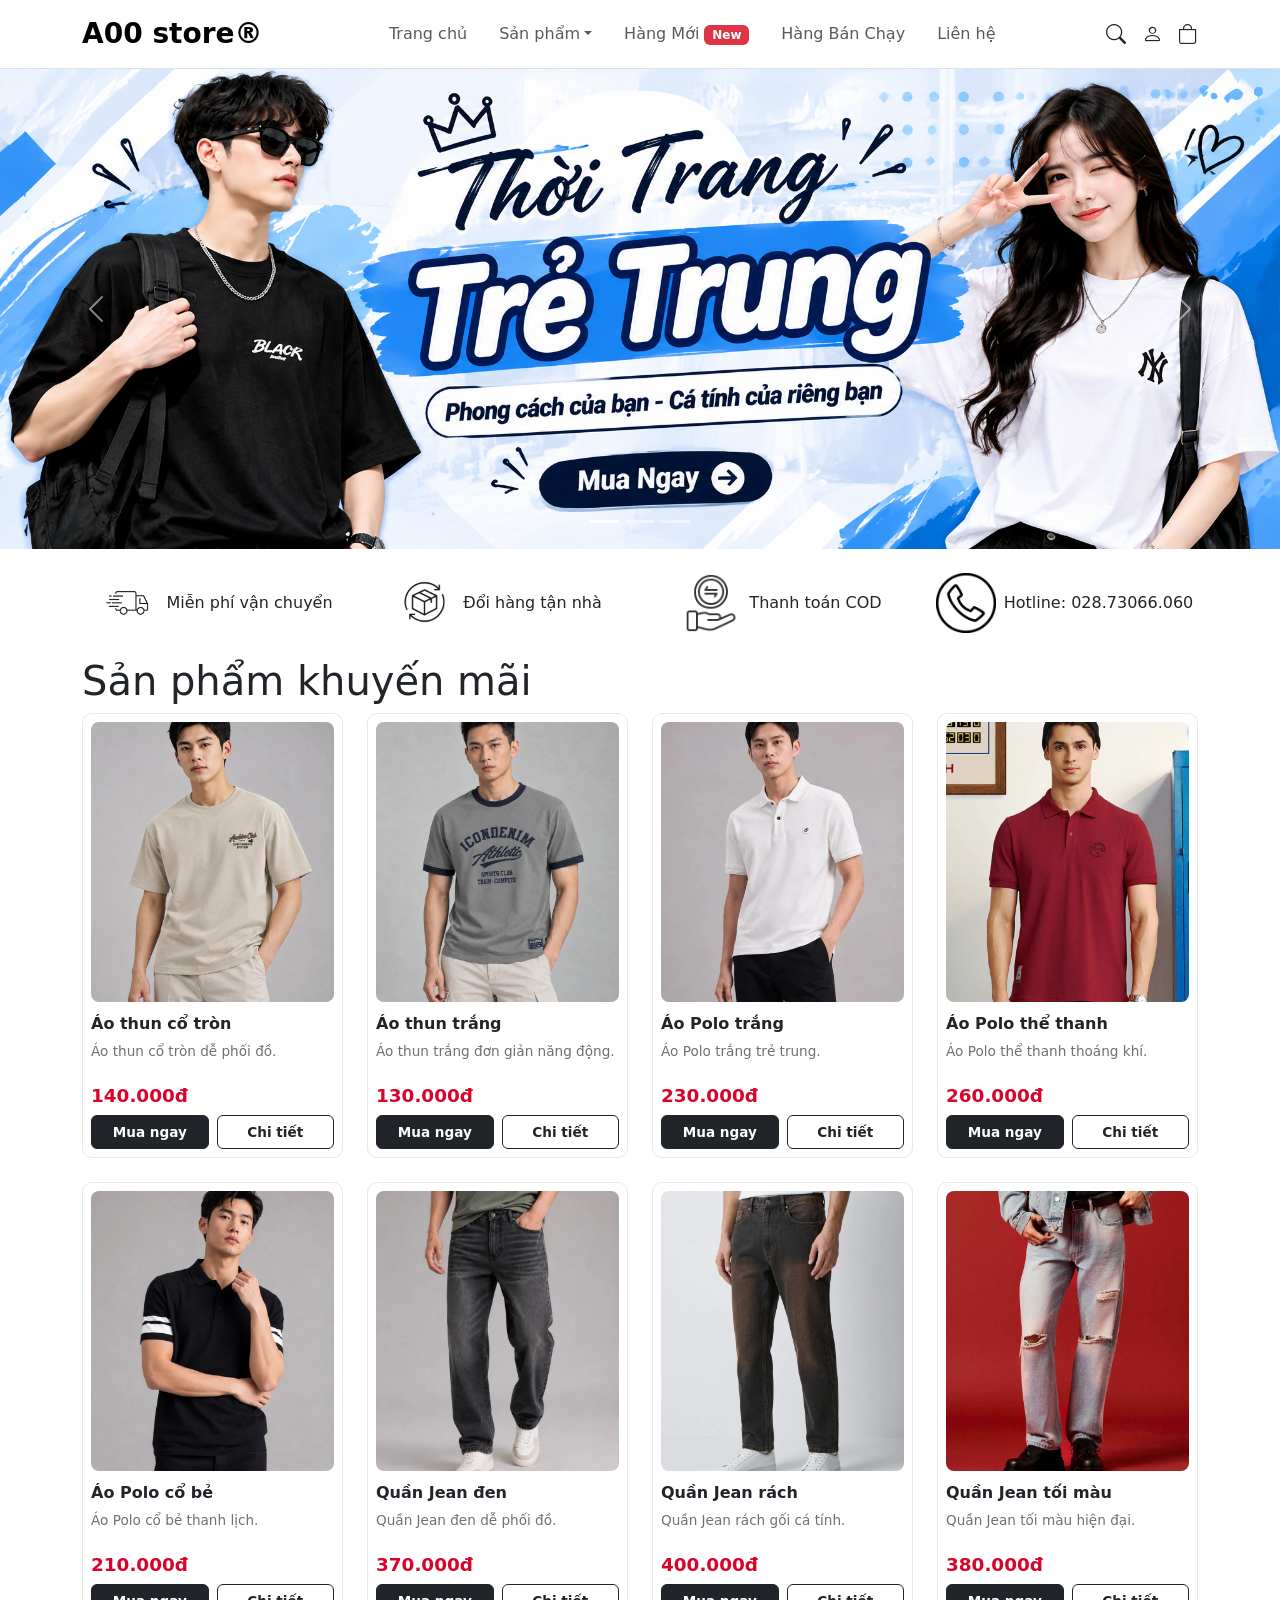
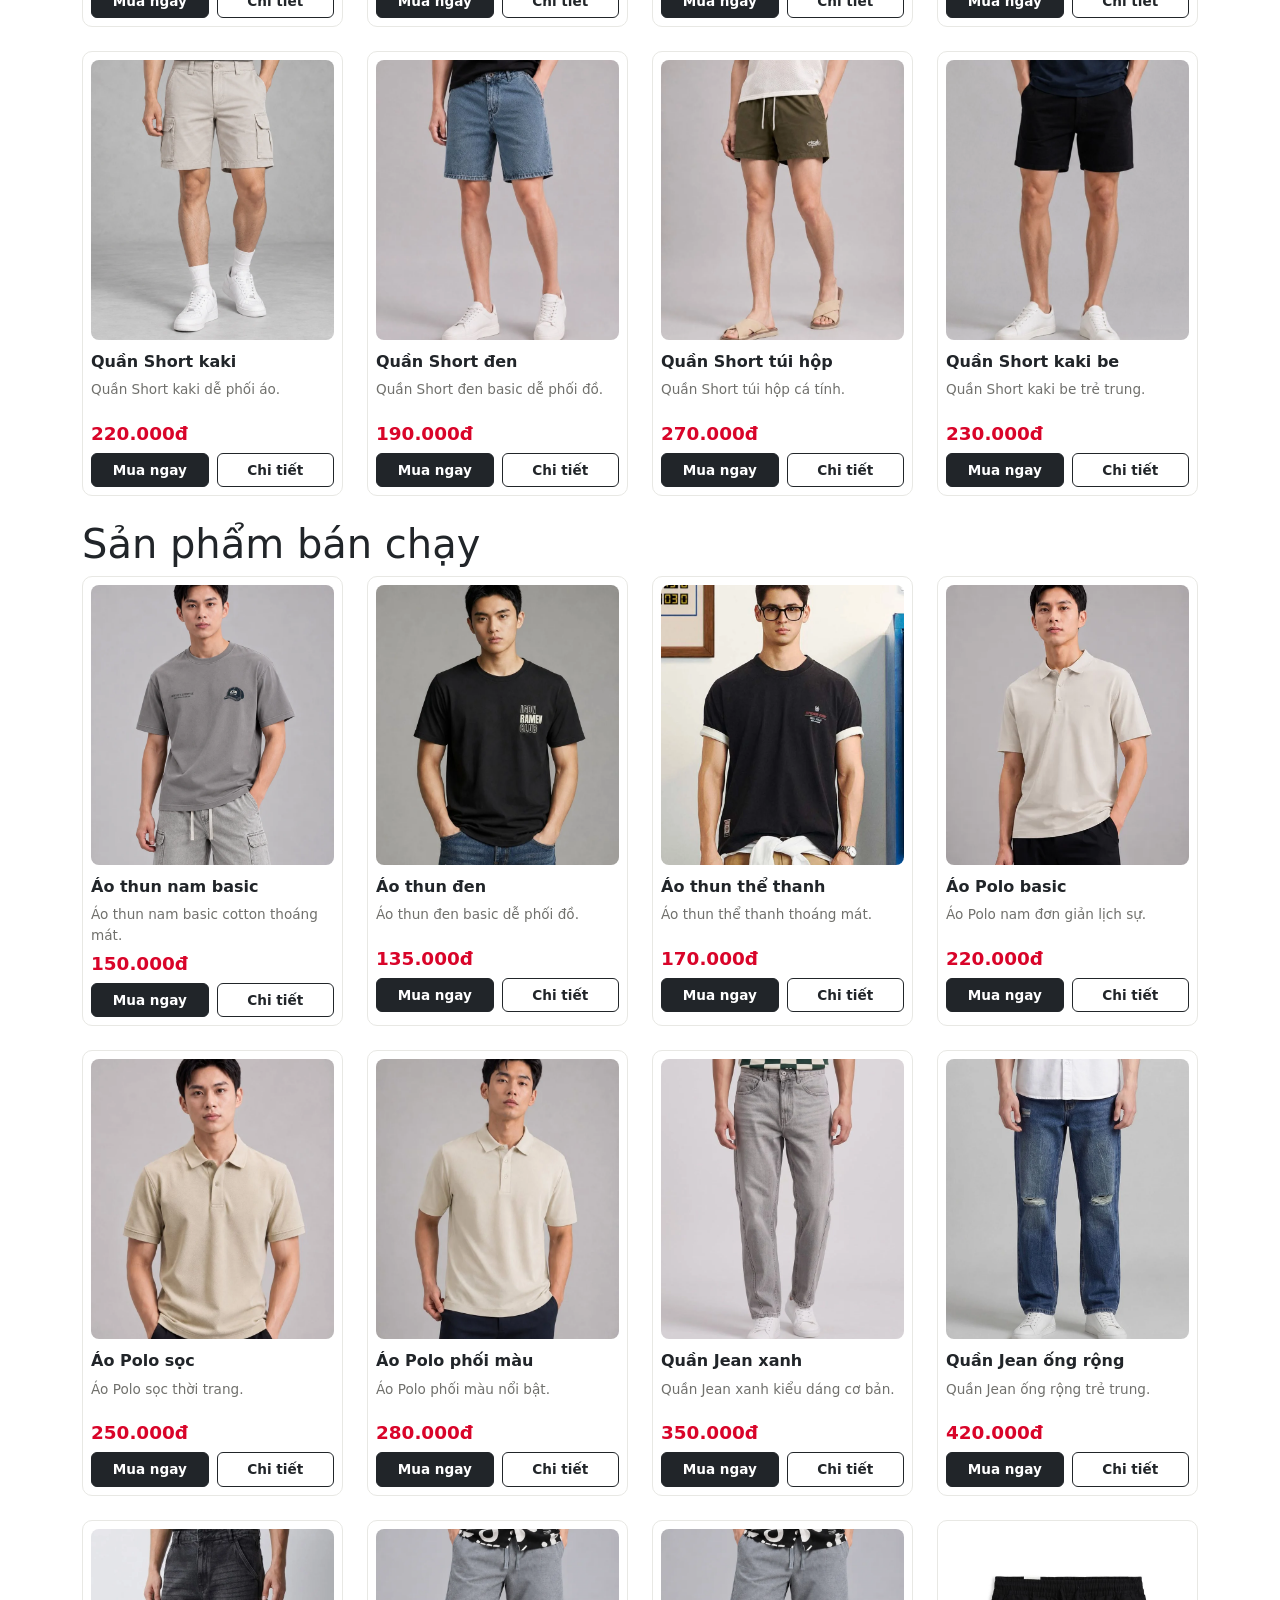
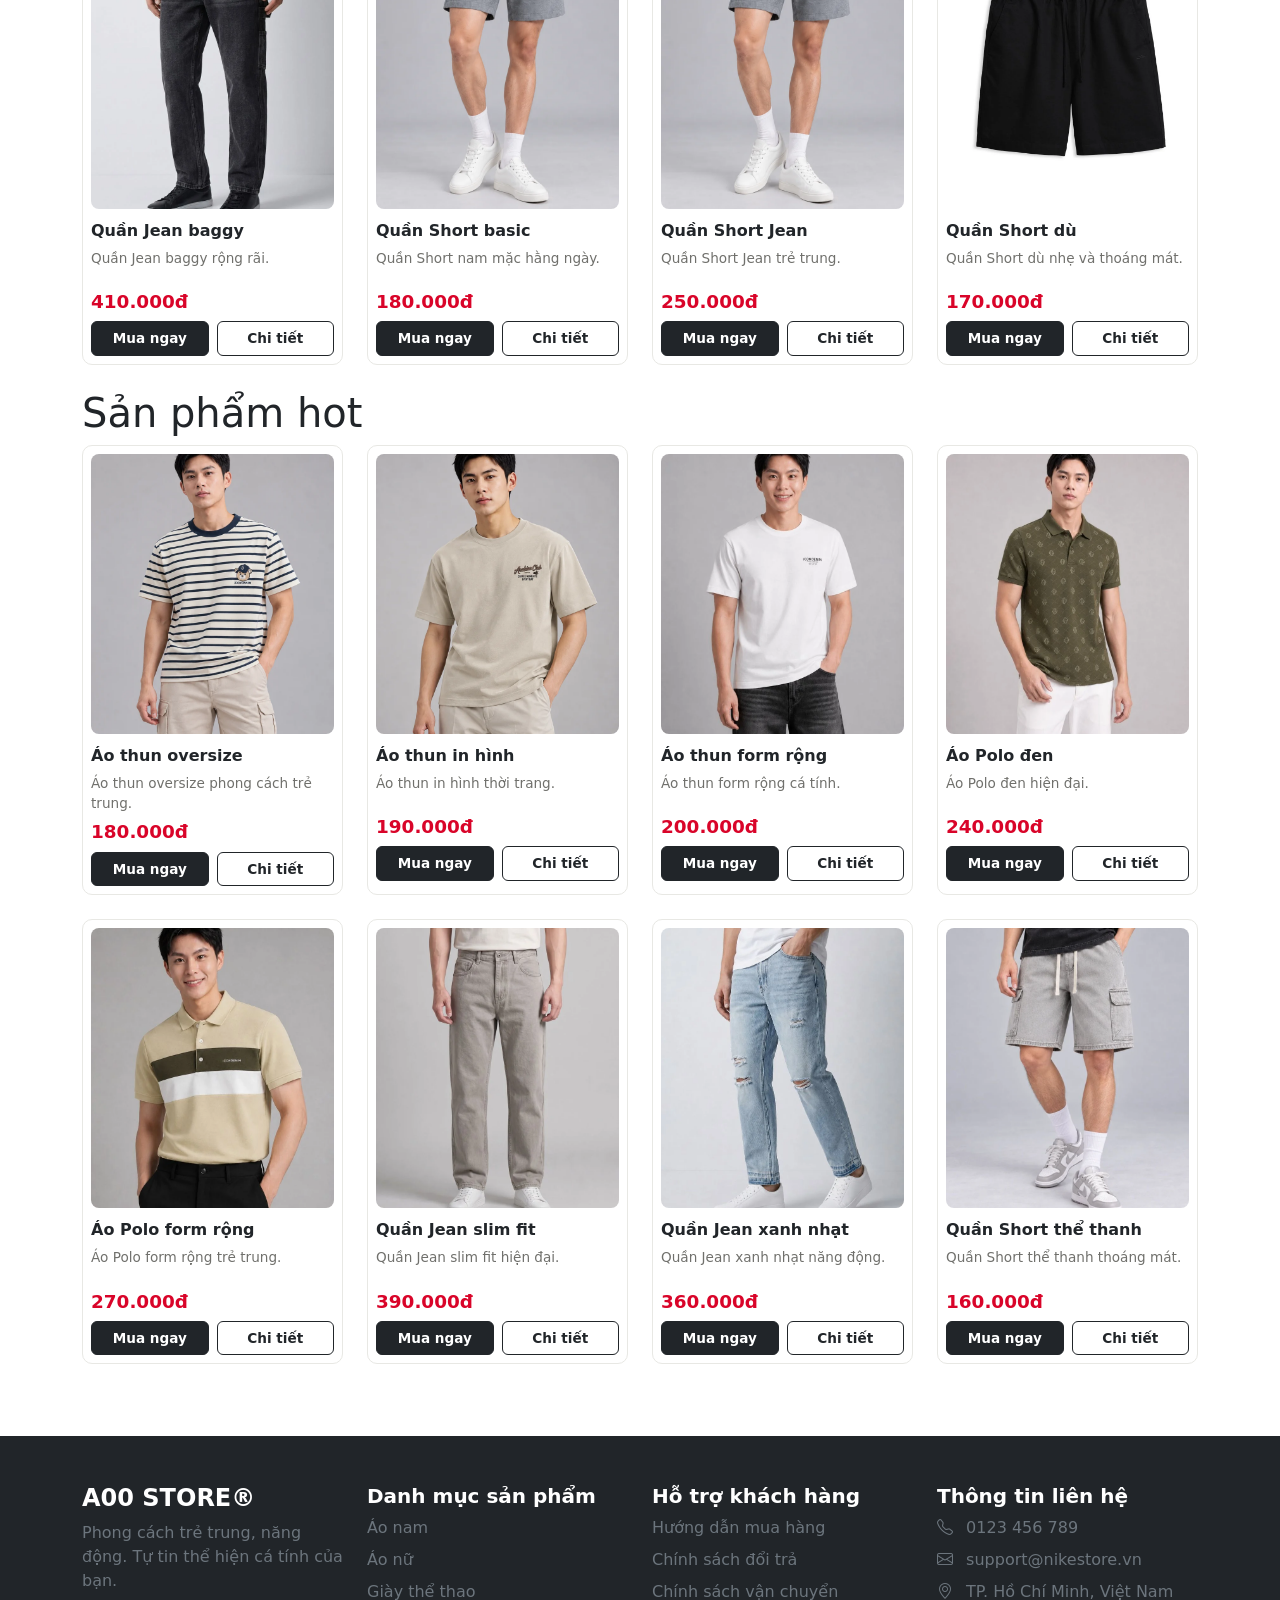
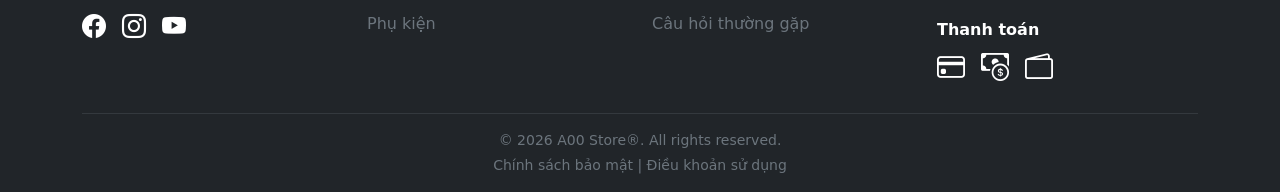
<file: index.html>
<!DOCTYPE html>
<html lang="en">

<head>
    <meta charset="UTF-8">
    <meta name="viewport" content="width=device-width, initial-scale=1.0">
    <link rel="stylesheet" href="css/main.css">
    <link href="https://cdn.jsdelivr.net/npm/bootstrap@5.3.8/dist/css/bootstrap.min.css" rel="stylesheet">
    <script src="https://cdn.jsdelivr.net/npm/bootstrap@5.3.8/dist/js/bootstrap.bundle.min.js"></script>
    <link href="https://cdn.jsdelivr.net/npm/bootstrap-icons@1.11.1/font/bootstrap-icons.css" rel="stylesheet">
    <title>Document</title>

</head>

<body>
    <!-- Khúc đầu -->
    <nav class="navbar navbar-expand-lg bg-white border-bottom sticky-top">
        <div class="container">
            <a class="navbar-brand fw-bold fs-3" href="index.html">A00 store®</a>

            <button class="navbar-toggler" type="button" data-bs-toggle="collapse" data-bs-target="#menu">
                <span class="navbar-toggler-icon"></span>
            </button>

            <div class="collapse navbar-collapse" id="menu">
                <ul class="navbar-nav mx-auto gap-lg-3">
                    <li class="nav-item"><a class="nav-link" href="index.html">Trang chủ</a></li>

                    <li class="nav-item dropdown">
                        <a class="nav-link dropdown-toggle" href="#" data-bs-toggle="dropdown">Sản phẩm</a>
                        <ul class="dropdown-menu">
                            <li><a class="dropdown-item" href="#">Tất cả sản phẩm</a></li>
                            <li><a class="dropdown-item" href="#">Áo thun</a></li>
                            <li><a class="dropdown-item" href="#">Quần Jean</a></li>
                        </ul>
                    </li>

                    <li class="nav-item">
                        <a class="nav-link" href="#">Hàng Mới <span class="badge bg-danger">New</span></a>
                    </li>

                    <li class="nav-item"><a class="nav-link" href="#">Hàng Bán Chạy</a></li>

                    <li class="nav-item"><a class="nav-link" href="#">Liên hệ</a></li>
                </ul>

                <div class="d-flex gap-3 fs-5">
                    <a href="#" class="text-dark"><i class="bi bi-search"></i></a>
                    <a href="#" class="text-dark"><i class="bi bi-person"></i></a>
                    <a href="cart.html" class="text-dark"><i class="bi bi-bag"></i></a>
                </div>
            </div>
        </div>
    </nav>

    <!-- banner chuyển -->

    <div id="demo" class="carousel slide" data-bs-ride="carousel">


        <div class="carousel-indicators">
            <button type="button" data-bs-target="#demo" data-bs-slide-to="0" class="active"></button>
            <button type="button" data-bs-target="#demo" data-bs-slide-to="1"></button>
            <button type="button" data-bs-target="#demo" data-bs-slide-to="2"></button>
        </div>


        <div class="carousel-inner">
            <div class="carousel-item active">
                <img src="img/bn1.png" alt="Los Angeles" class="d-block" style="width:100%">
            </div>
            <div class="carousel-item">
                <img src="img/bn2.jpg" alt="Chicago" class="d-block" style="width:100%">
            </div>
            <div class="carousel-item">
                <img src="img/bn3.png" alt="New York" class="d-block" style="width:100%">
            </div>
        </div>


        <button class="carousel-control-prev" type="button" data-bs-target="#demo" data-bs-slide="prev">
            <span class="carousel-control-prev-icon"></span>
        </button>
        <button class="carousel-control-next" type="button" data-bs-target="#demo" data-bs-slide="next">
            <span class="carousel-control-next-icon"></span>
        </button>
    </div>

    <!-- dưới banner chuyển -->

    <div class="container my-4">
        <div class="row justify-content-center align-items-center g-3">

            <div class="col-6 col-md-3">
                <div class="d-flex align-items-center justify-content-center gap-2">
                    <img src="img/mh.jpg" style="width: 60px; height: 60px;" alt="">
                    <span>Miễn phí vận chuyển</span>
                </div>
            </div>

            <div class="col-6 col-md-3">
                <div class="d-flex align-items-center justify-content-center gap-2">
                    <img src="img/dh.webp" style="width: 60px; height: 60px; " alt="">
                    <span>Đổi hàng tận nhà</span>
                </div>
            </div>

            <div class="col-6 col-md-3">
                <div class="d-flex align-items-center justify-content-center gap-2">
                    <img src="img/tt.png" style="width: 60px; height: 60px; " alt="">
                    <span>Thanh toán COD</span>
                </div>
            </div>

            <div class="col-6 col-md-3">
                <div class="d-flex align-items-center justify-content-center gap-2">
                    <img src="img/dt.png" style="width: 60px; height: 60px; " alt="">
                    <span>Hotline: 028.73066.060</span>
                </div>
            </div>

        </div>
    </div>

    <!-- đổ dữ liệu -->

    <div class="container">
        <div class="row">
            <h1>Sản phẩm khuyến mãi</h1>
        </div>
        <div class="row" id="sell">
        </div>
    </div>

    <div class="container">
        <div class="row">
            <h1>Sản phẩm bán chạy</h1>
        </div>
        <div class="row" id="best-selling">
        </div>
    </div>

    <div class="container">
        <div class="row">
            <h1>Sản phẩm hot</h1>
        </div>
        <div class="row" id="product-hot">
        </div>
    </div>

    <!-- JavaScript dữ liệu -->

    

    <!-- kết trang-->

    <footer class="bg-dark text-white pt-5 pb-3 mt-5">
        <div class="container">
            <div class="row g-4">

                <div class="col-12 col-md-6 col-lg-3">
                    <h4 class="fw-bold text-uppercase">A00 Store®</h4>
                    <p class="text-secondary">
                        Phong cách trẻ trung, năng động.
                        Tự tin thể hiện cá tính của bạn.
                    </p>

                    <div class="d-flex gap-3 fs-4">
                        <a href="#" class="text-white">
                            <i class="bi bi-facebook"></i>
                        </a>
                        <a href="#" class="text-white">
                            <i class="bi bi-instagram"></i>
                        </a>
                        <a href="#" class="text-white">
                            <i class="bi bi-youtube"></i>
                        </a>
                    </div>
                </div>

                <div class="col-6 col-md-6 col-lg-3">
                    <h5 class="fw-bold">Danh mục sản phẩm</h5>
                    <ul class="list-unstyled">
                        <li class="mb-2">
                            <a href="#" class="text-secondary text-decoration-none">
                                Áo nam
                            </a>
                        </li>
                        <li class="mb-2">
                            <a href="#" class="text-secondary text-decoration-none">
                                Áo nữ
                            </a>
                        </li>
                        <li class="mb-2">
                            <a href="#" class="text-secondary text-decoration-none">
                                Giày thể thao
                            </a>
                        </li>
                        <li class="mb-2">
                            <a href="#" class="text-secondary text-decoration-none">
                                Phụ kiện
                            </a>
                        </li>
                    </ul>
                </div>

                <div class="col-6 col-md-6 col-lg-3">
                    <h5 class="fw-bold">Hỗ trợ khách hàng</h5>
                    <ul class="list-unstyled">
                        <li class="mb-2">
                            <a href="#" class="text-secondary text-decoration-none">
                                Hướng dẫn mua hàng
                            </a>
                        </li>
                        <li class="mb-2">
                            <a href="#" class="text-secondary text-decoration-none">
                                Chính sách đổi trả
                            </a>
                        </li>
                        <li class="mb-2">
                            <a href="#" class="text-secondary text-decoration-none">
                                Chính sách vận chuyển
                            </a>
                        </li>
                        <li class="mb-2">
                            <a href="#" class="text-secondary text-decoration-none">
                                Câu hỏi thường gặp
                            </a>
                        </li>
                    </ul>
                </div>


                <div class="col-12 col-md-6 col-lg-3">
                    <h5 class="fw-bold">Thông tin liên hệ</h5>
                    <p class="text-secondary mb-2">
                        <i class="bi bi-telephone me-2"></i>
                        0123 456 789
                    </p>
                    <p class="text-secondary mb-2">
                        <i class="bi bi-envelope me-2"></i>
                        support@nikestore.vn
                    </p>
                    <p class="text-secondary mb-2">
                        <i class="bi bi-geo-alt me-2"></i>
                        TP. Hồ Chí Minh, Việt Nam
                    </p>

                    <h6 class="fw-bold mt-3">Thanh toán</h6>
                    <div class="d-flex gap-3 fs-3">
                        <i class="bi bi-credit-card"></i>
                        <i class="bi bi-cash-coin"></i>
                        <i class="bi bi-wallet2"></i>
                    </div>
                </div>

            </div>


            <hr class="border-secondary mt-4">

            <div class="text-center text-secondary small">
                <p class="mb-1">
                    © 2026 A00 Store®. All rights reserved.
                </p>
                <p class="mb-0">
                    Chính sách bảo mật | Điều khoản sử dụng
                </p>
            </div>
        </div>
    </footer>

    <script src="js/products.js"></script>
    <script>
        function renderList(special, elementId) {
            const list = products.filter(p => p.special == special);
            const box = document.getElementById(elementId);

            for (let i = 0; i < list.length; i++) {
                box.innerHTML +=
                    `<div class="col-6 col-md-3 mb-4">
                    <div class="product p-2">
                        <img src="img/${list[i].img}" alt="${list[i].name}">
                        <h3>${list[i].name}</h3>
                        <p>${list[i].describe}</p>
                        <h4>${list[i].price.toLocaleString("vi-VN")}đ</h4>
                        <button type="button" class="btn btn-dark">Mua ngay</button>
                        <button type="button" class="btn btn-outline-dark" onclick="detail(${list[i].id})">Chi tiết</button>
                    </div>
                </div>`;
            }
        }

        renderList("sell", "sell");
        renderList("best-selling", "best-selling");
        renderList("product-hot", "product-hot");

        function detail(i) {
            window.location.href = `detail.html?id=${i}`;
        }
    </script>
</body>

</html>
</file>
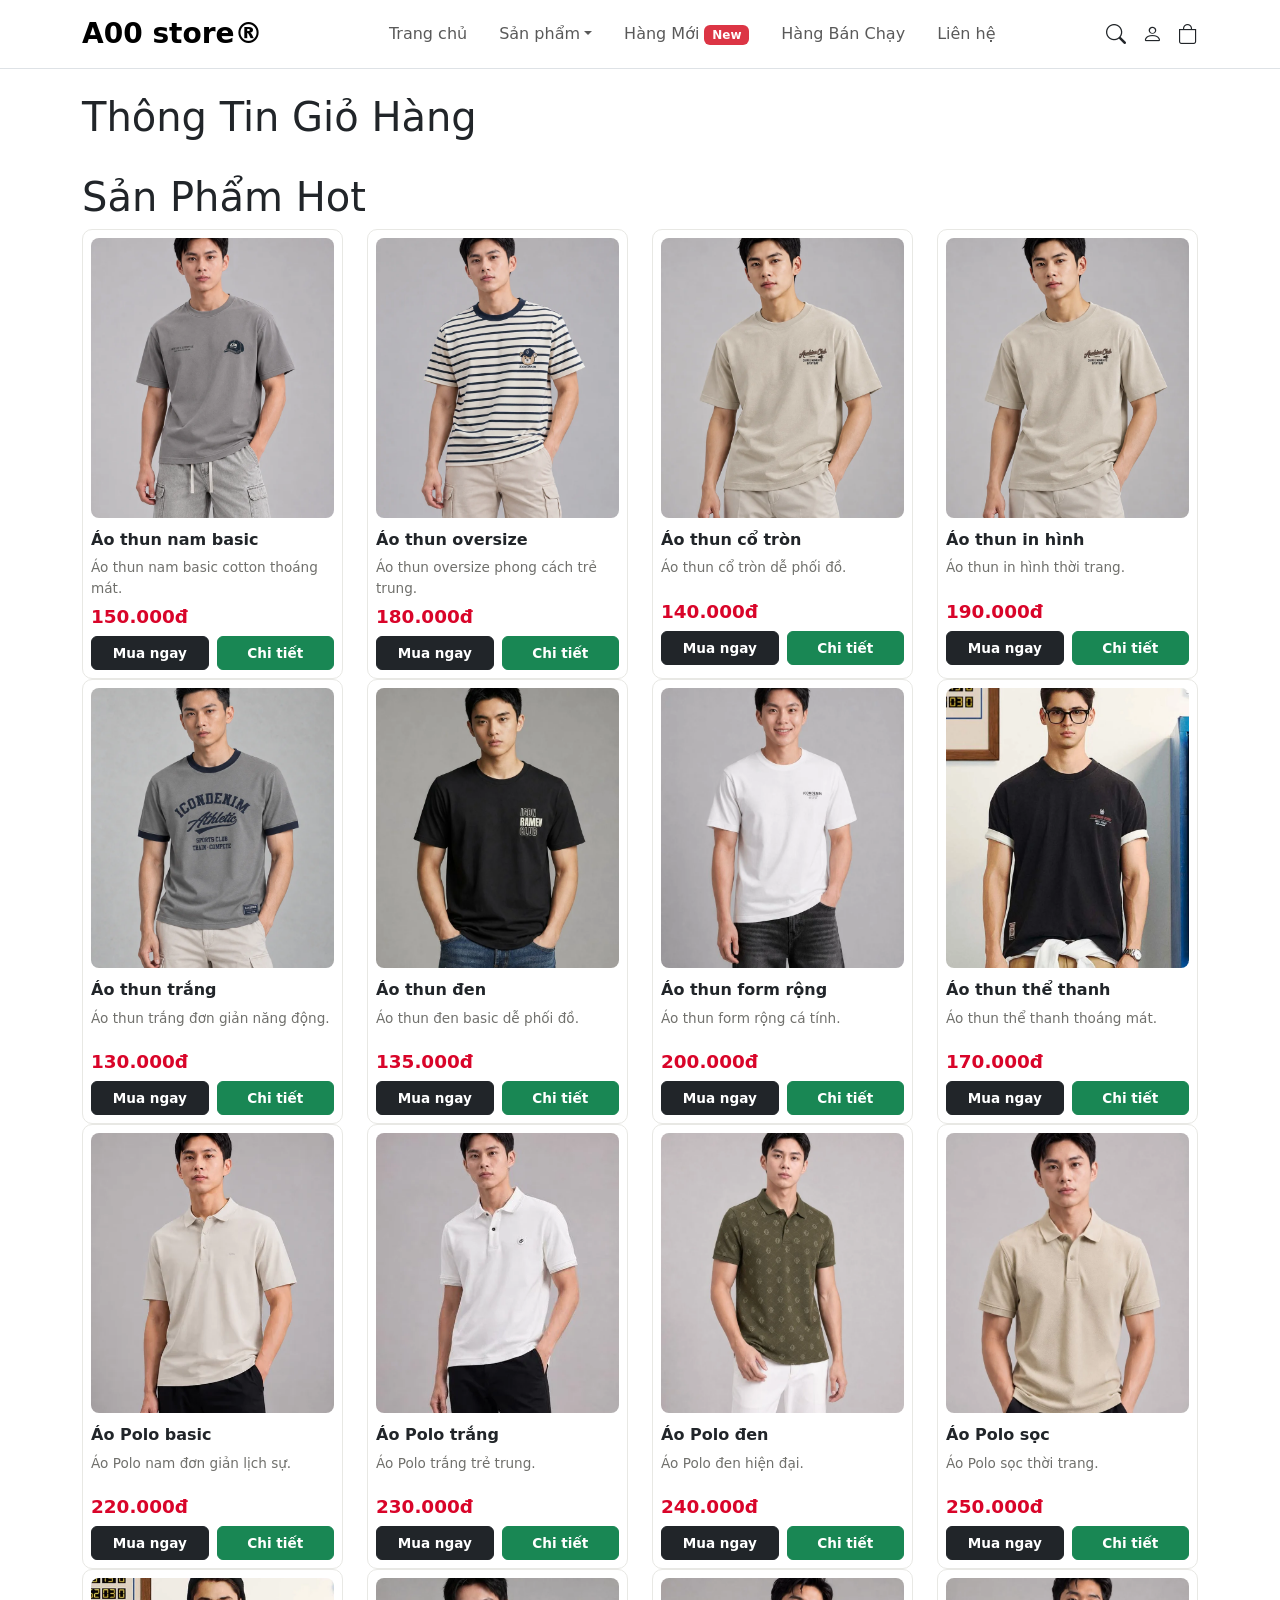
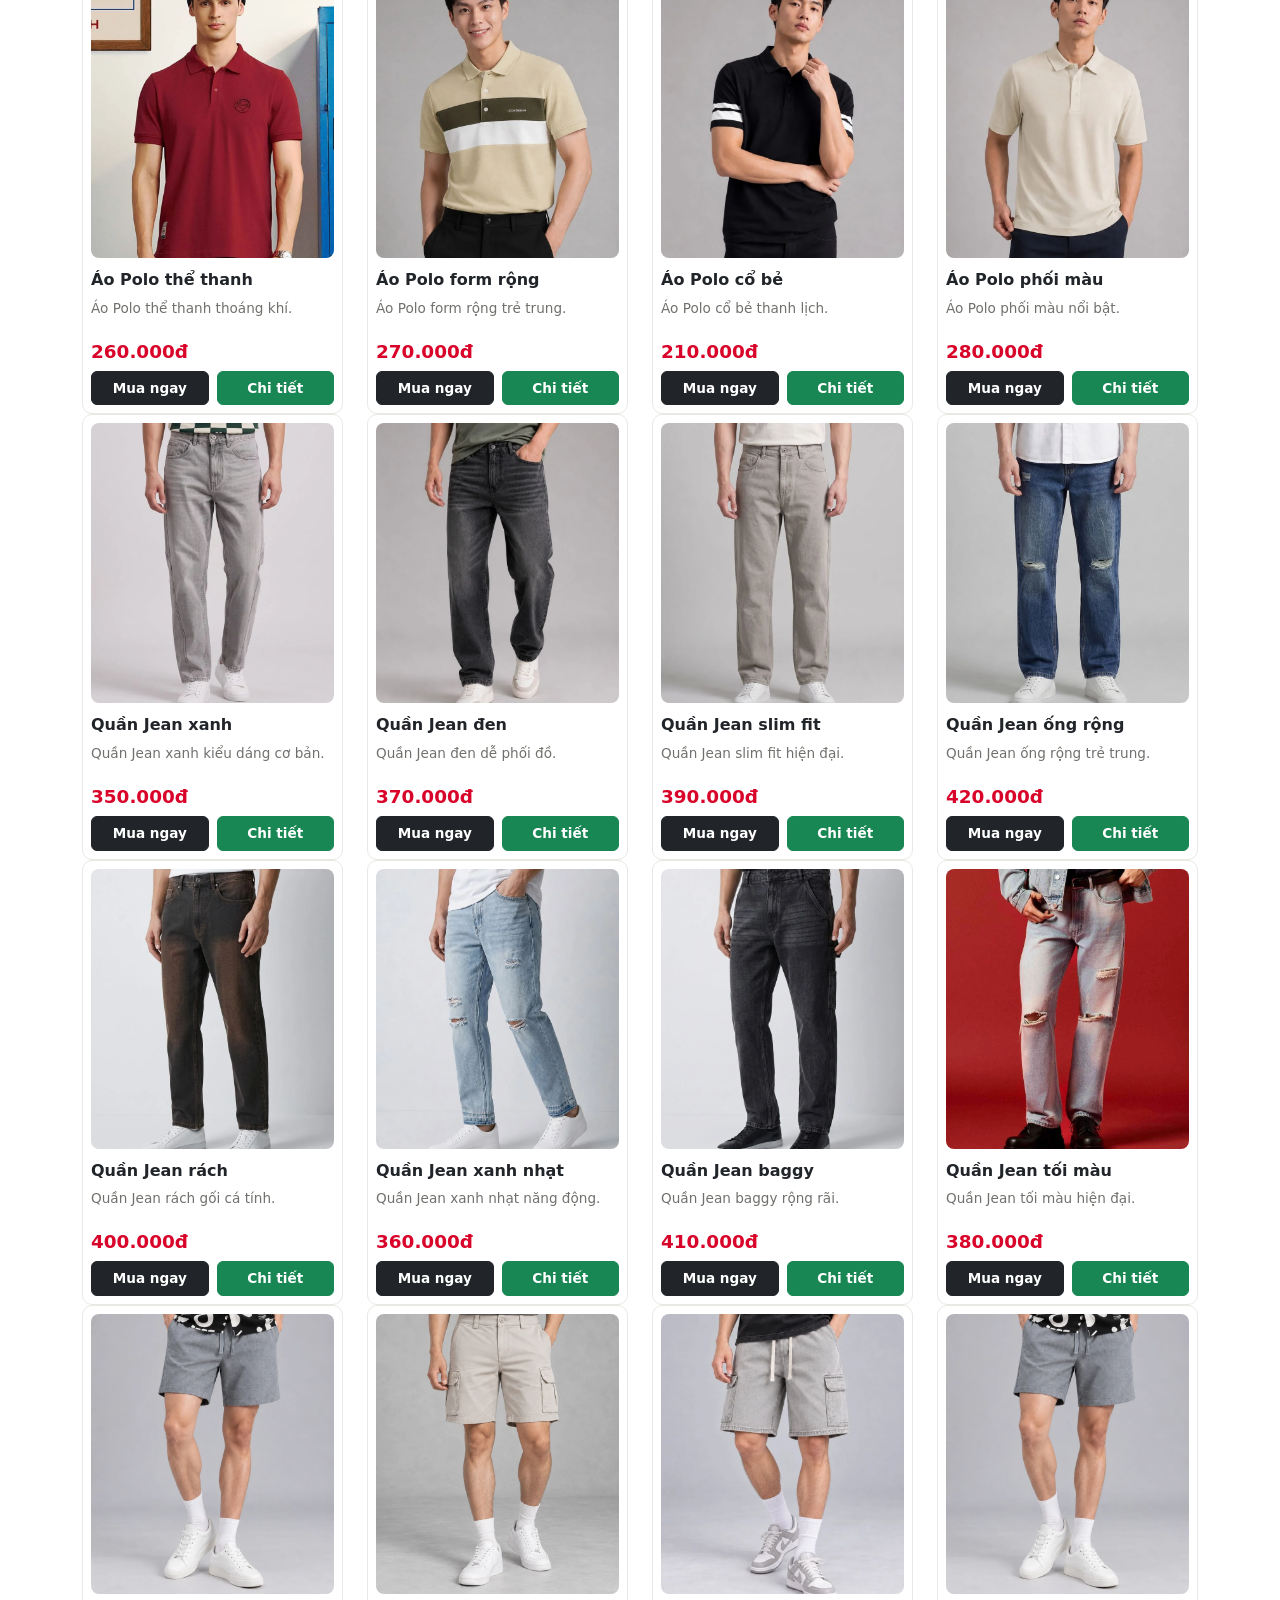
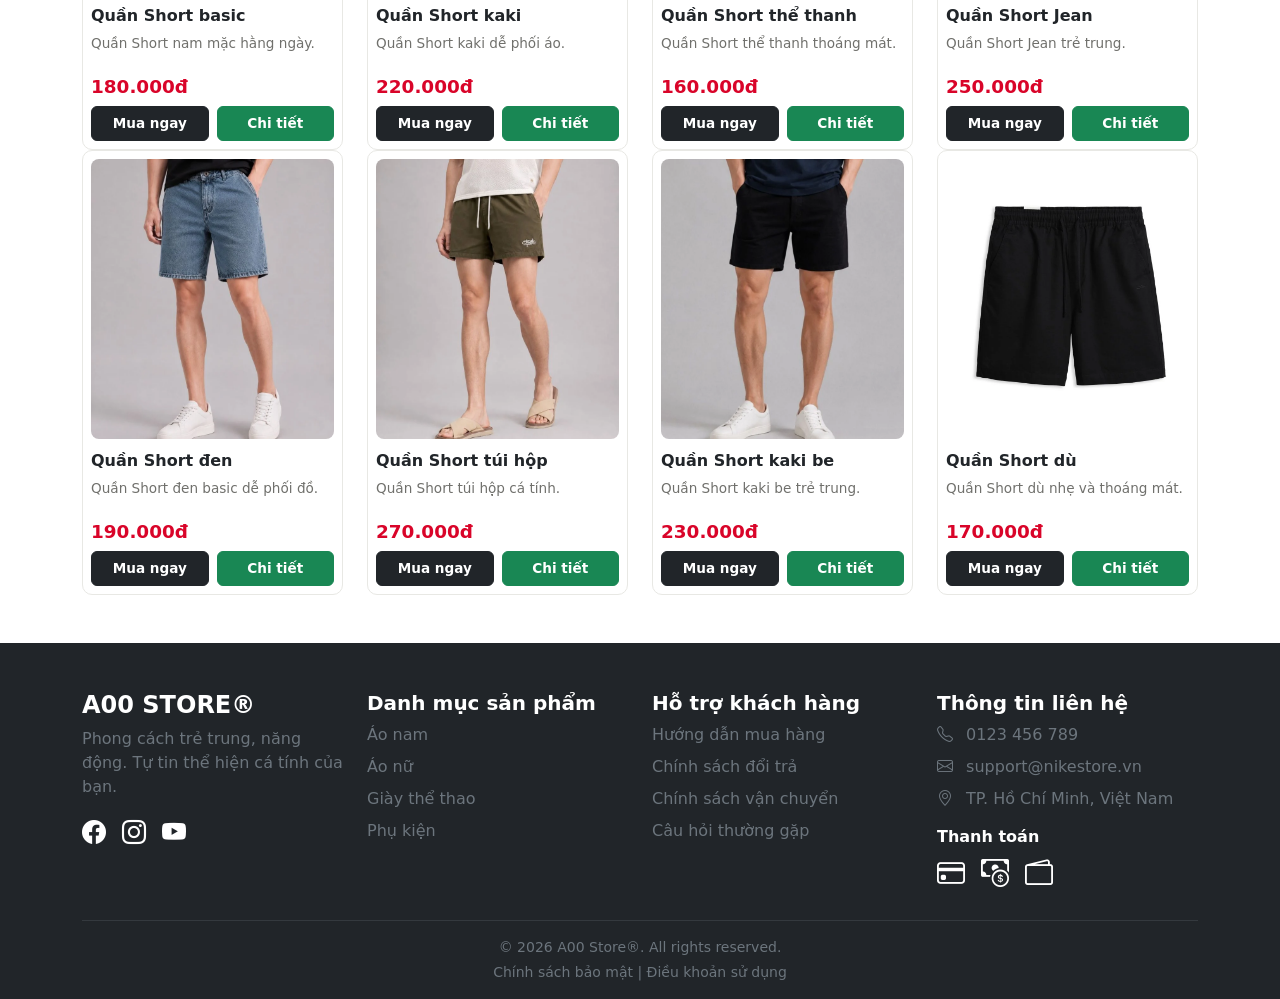
<file: cart.html>
<!DOCTYPE html>
<html lang="en">

<head>
    <meta charset="UTF-8">
    <meta name="viewport" content="width=device-width, initial-scale=1.0">
    <link rel="stylesheet" href="css/main.css">
    <link href="https://cdn.jsdelivr.net/npm/bootstrap@5.3.8/dist/css/bootstrap.min.css" rel="stylesheet">
    <script src="https://cdn.jsdelivr.net/npm/bootstrap@5.3.8/dist/js/bootstrap.bundle.min.js"></script>
    <link href="https://cdn.jsdelivr.net/npm/bootstrap-icons@1.11.1/font/bootstrap-icons.css" rel="stylesheet">
    <title>Document</title>
</head>

<body>
    <!-- Khúc đầu -->
    <nav class="navbar navbar-expand-lg bg-white border-bottom sticky-top">
        <div class="container">
            <a class="navbar-brand fw-bold fs-3" href="i.html">A00 store®</a>

            <button class="navbar-toggler" type="button" product-bs-toggle="collapse" product-bs-target="#menu">
                <span class="navbar-toggler-icon"></span>
            </button>

            <div class="collapse navbar-collapse" id="menu">
                <ul class="navbar-nav mx-auto gap-lg-3">
                    <li class="nav-item"><a class="nav-link" href="index.html">Trang chủ</a></li>
                    <li class="nav-item dropdown">
                        <a class="nav-link dropdown-toggle" href="#" product-bs-toggle="dropdown">Sản phẩm</a>
                        <ul class="dropdown-menu">
                            <li><a class="dropdown-item" href="#">Tất cả sản phẩm</a></li>
                            <li><a class="dropdown-item" href="#">Áo thun</a></li>
                            <li><a class="dropdown-item" href="#">Quần Jean</a></li>
                        </ul>
                    </li>
                    <li class="nav-item">
                        <a class="nav-link" href="#">Hàng Mới <span class="badge bg-danger">New</span></a>
                    </li>
                    <li class="nav-item"><a class="nav-link" href="#">Hàng Bán Chạy</a></li>
                    <li class="nav-item"><a class="nav-link" href="#">Liên hệ</a></li>
                </ul>

                <div class="d-flex gap-3 fs-5">
                    <a href="#" class="text-dark"><i class="bi bi-search"></i></a>
                    <a href="#" class="text-dark"><i class="bi bi-person"></i></a>
                    <a href="cart.html" class="text-dark"><i class="bi bi-bag"></i></a>
                </div>
            </div>
        </div>
    </nav>

    <!-- Giỏ Hảng -->

    <div class="container my-4">
        <div class="row">
            <h1>Thông Tin Giỏ Hàng</h1>
        </div>
        <div class="row" id="cart">
            <table class="border border-black table-bordered text-center align-middle">
                <tr>
                    <th class="p-2">STT</th>
                    <th class="p-2">Tên Sản Phẩm</th>
                    <th class="p-2">Hình</th>
                    <th class="p-2">Giá</th>
                    <th class="p-2">Số lượng</th>
                    <th class="p-2">Thành Tiền</th>
                    <th class="p-2">Thao Tác</th>
                </tr>
                <tbody id="showcart">

                </tbody>
                <tr>
                    <th>Tổng Thành Tiền</th>
                    <th colspan="5" id="tongtien"></th>
                    <th><button type="button" class="btn btn-primary">Thanh Toán</button></th>
                </tr>
            </table>
        </div>
    </div>




    <!-- đổ dữ liệu -->

    <div class="container">
        <div class="row">
            <h1>Sản Phẩm Hot</h1>
        </div>
        <div class="row" id="product-hot">
        </div>
    </div>







    <!-- JavaScript dữ liệu -->

    <script src="js/products.js"></script>
    <script>

        let producthot = products;

        for (let i = 0; i < producthot.length; i++) {
            document.getElementById("product-hot").innerHTML +=
                `<div class="col-md-3 ">
                    <div class="product p-2">
                        <img src="img/${producthot[i].img}" alt="">
                        <h3>${producthot[i].name}</h3>
                        <p>${producthot[i].describe}</p>
                        <h4>${producthot[i].price.toLocaleString("vi-VN")}đ</h4>
                        <button type="button" class="btn btn-dark mt-auto" onclick=addCart(${i},${producthot[i].id})>Mua ngay</button>
                        <button type="button" class="btn btn-success" onclick=detail(${producthot[i].id})>Chi tiết</button>
                    </div>
                </div>`
        }
        function detail(id) {
            window.location.href = `detail.html?id=${id}` // chuyển sang trang detail.html
        }


        //var giohang=[];
        // Trường hợp tạo biến dùng localStorage
        var giohang = JSON.parse(localStorage.getItem('giohang_Storage')) || [];

        function addCart(i, ID) {
            // gio hàng của mình hiện tại là null
            if (giohang.length === 0) {
                alert('Sản phẩm đầu tiên được thêm vào giỏ hàng');
                products[i].sl = 1;
                giohang.push(products[i]);
            } else {
                for (var k = 0; k < giohang.length; k++) {
                    // giỏ hàng đã có sp - sp đã add rồi => chỉ tăng SL thôi
                    if (giohang[k].id == ID) {
                        giohang[k].sl++;

                        alert('Sản phẩm đã có trong giỏ hàng, số lượng sẽ tăng 1');
                        break;
                    }
                }
                //gio hàng mình đã có sp, trước đó chưa thêm
                if (k == giohang.length) {
                    alert('Sản phẩm đã được thêm mới vào giỏ hàng');
                    products[i].sl = 1;
                    giohang.push(products[i]);
                }
            }
            // gán giỏ hàng vào localStorage
            localStorage.setItem("giohang_Storage", JSON.stringify(giohang));
            viewCart();
        }



        let tongtien=0;

        function viewCart() {
            let thanhtien=0;
            let kq= '';
            document.getElementById('cart').style.display = "block";
            for (let i = 0; i < giohang.length; i++) {
               thanhtien=giohang[i].price*giohang[i].sl;
               tongtien+=thanhtien;
                kq+=
                `
               <tr>
                    <td>${i+1}</td>
                    <td>${giohang[i].name}</td>
                    <td><img src="img/ao/a1.webp" alt="" style="width: 40px;">${giohang[i].img}</td>
                    <td>${giohang[i].price}đ</td>
                    <td>${giohang[i].sl}</td>
                    <td>${thanhtien}đ</td>
                    <td><button type="button" class="btn btn-danger">Xoá</button></td>
                </tr>
               `

            }

            document.getElementById('showcart').innerHTML = kq;
            document.getElementById('tongtien').innerText = tongtien;
        }

    </script>





    <!-- CHÂN TRANG -->
    <footer class="bg-dark text-white pt-5 pb-3 mt-5">
        <div class="container">
            <div class="row g-4">

                <div class="col-12 col-md-6 col-lg-3">
                    <h4 class="fw-bold text-uppercase">A00 Store®</h4>
                    <p class="text-secondary">
                        Phong cách trẻ trung, năng động.
                        Tự tin thể hiện cá tính của bạn.
                    </p>

                    <div class="d-flex gap-3 fs-4">
                        <a href="#" class="text-white">
                            <i class="bi bi-facebook"></i>
                        </a>
                        <a href="#" class="text-white">
                            <i class="bi bi-instagram"></i>
                        </a>
                        <a href="#" class="text-white">
                            <i class="bi bi-youtube"></i>
                        </a>
                    </div>
                </div>

                <div class="col-6 col-md-6 col-lg-3">
                    <h5 class="fw-bold">Danh mục sản phẩm</h5>
                    <ul class="list-unstyled">
                        <li class="mb-2">
                            <a href="#" class="text-secondary text-decoration-none">
                                Áo nam
                            </a>
                        </li>
                        <li class="mb-2">
                            <a href="#" class="text-secondary text-decoration-none">
                                Áo nữ
                            </a>
                        </li>
                        <li class="mb-2">
                            <a href="#" class="text-secondary text-decoration-none">
                                Giày thể thao
                            </a>
                        </li>
                        <li class="mb-2">
                            <a href="#" class="text-secondary text-decoration-none">
                                Phụ kiện
                            </a>
                        </li>
                    </ul>
                </div>

                <div class="col-6 col-md-6 col-lg-3">
                    <h5 class="fw-bold">Hỗ trợ khách hàng</h5>
                    <ul class="list-unstyled">
                        <li class="mb-2">
                            <a href="#" class="text-secondary text-decoration-none">
                                Hướng dẫn mua hàng
                            </a>
                        </li>
                        <li class="mb-2">
                            <a href="#" class="text-secondary text-decoration-none">
                                Chính sách đổi trả
                            </a>
                        </li>
                        <li class="mb-2">
                            <a href="#" class="text-secondary text-decoration-none">
                                Chính sách vận chuyển
                            </a>
                        </li>
                        <li class="mb-2">
                            <a href="#" class="text-secondary text-decoration-none">
                                Câu hỏi thường gặp
                            </a>
                        </li>
                    </ul>
                </div>


                <div class="col-12 col-md-6 col-lg-3">
                    <h5 class="fw-bold">Thông tin liên hệ</h5>
                    <p class="text-secondary mb-2">
                        <i class="bi bi-telephone me-2"></i>
                        0123 456 789
                    </p>
                    <p class="text-secondary mb-2">
                        <i class="bi bi-envelope me-2"></i>
                        support@nikestore.vn
                    </p>
                    <p class="text-secondary mb-2">
                        <i class="bi bi-geo-alt me-2"></i>
                        TP. Hồ Chí Minh, Việt Nam
                    </p>

                    <h6 class="fw-bold mt-3">Thanh toán</h6>
                    <div class="d-flex gap-3 fs-3">
                        <i class="bi bi-credit-card"></i>
                        <i class="bi bi-cash-coin"></i>
                        <i class="bi bi-wallet2"></i>
                    </div>
                </div>

            </div>


            <hr class="border-secondary mt-4">

            <div class="text-center text-secondary small">
                <p class="mb-1">
                    © 2026 A00 Store®. All rights reserved.
                </p>
                <p class="mb-0">
                    Chính sách bảo mật | Điều khoản sử dụng
                </p>
            </div>
        </div>
    </footer>

</body>

</html>
</file>
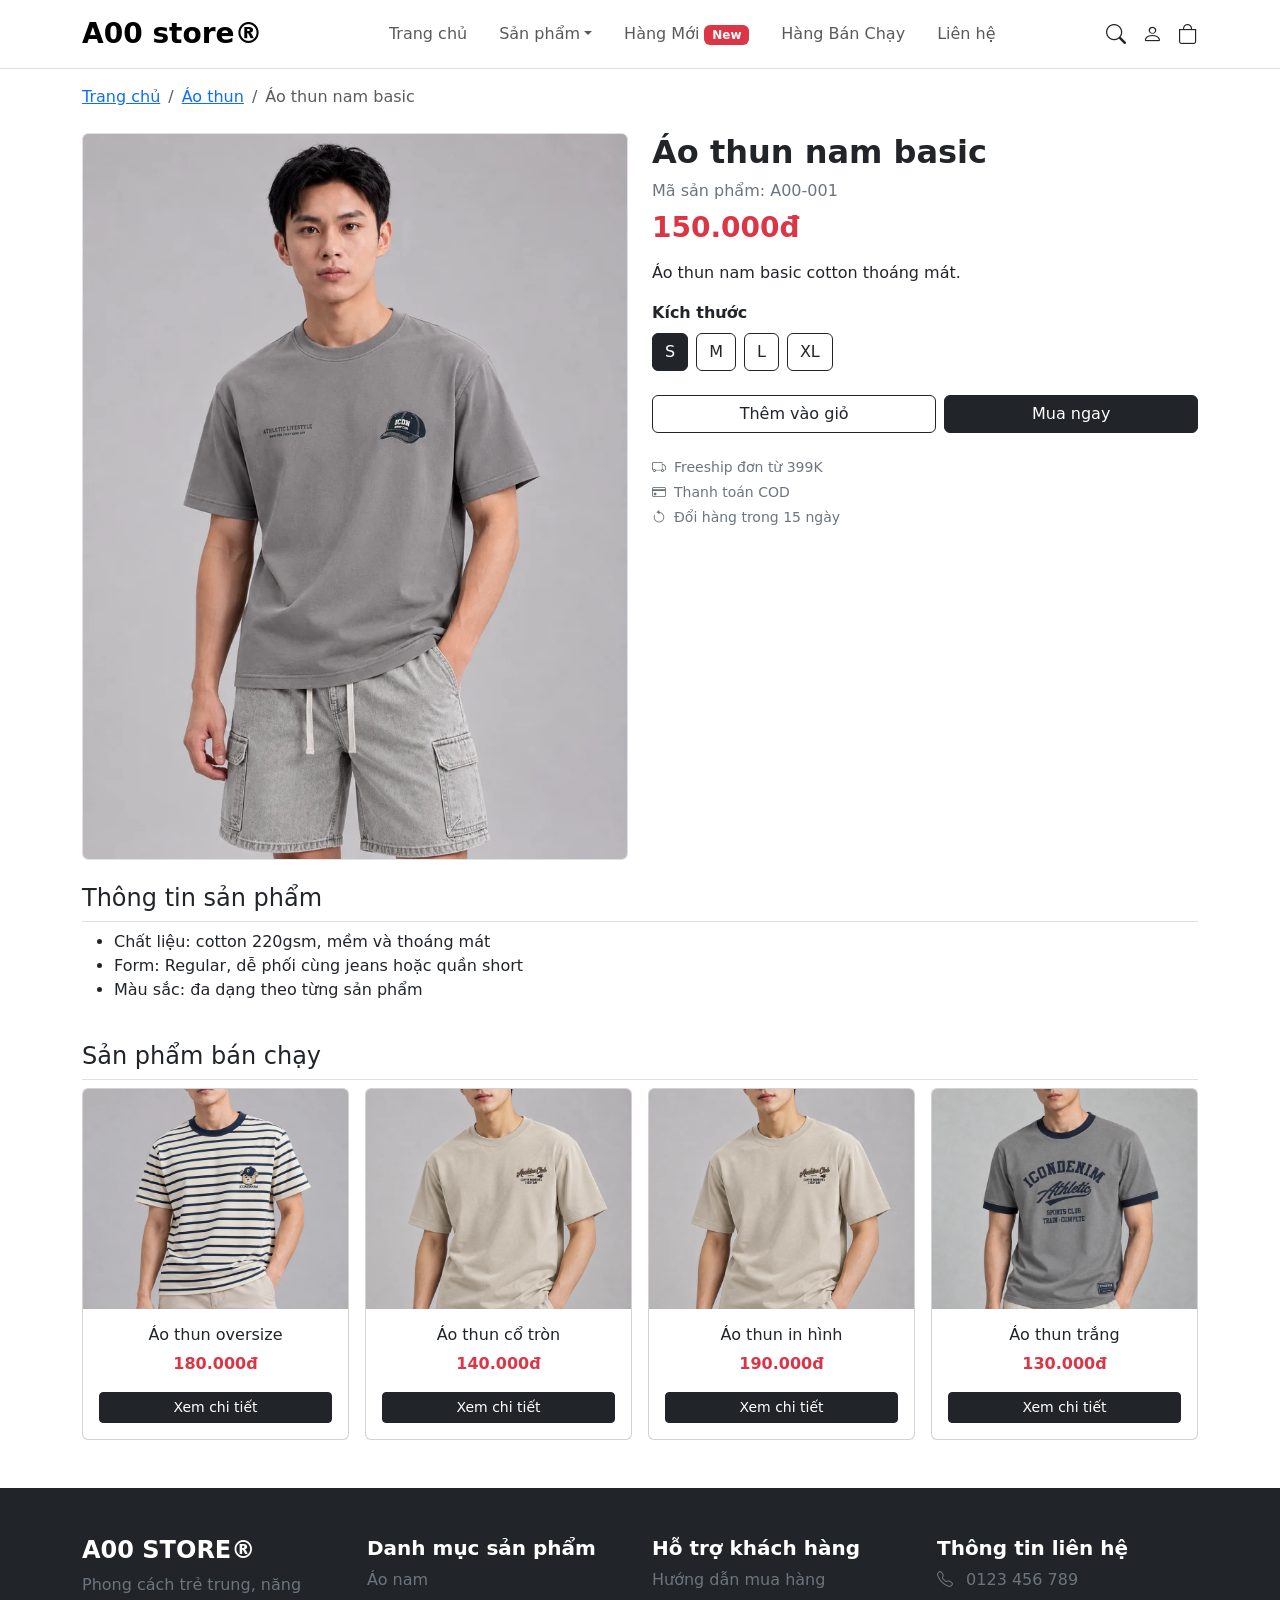
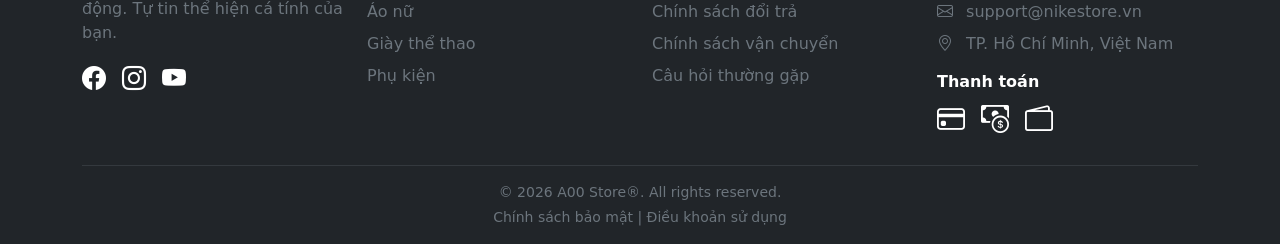
<file: detail.html>
<!DOCTYPE html>
<html lang="en">

<head>
    <meta charset="UTF-8">
    <meta name="viewport" content="width=device-width, initial-scale=1.0">
    <link rel="stylesheet" href="css/main.css">
    <link href="https://cdn.jsdelivr.net/npm/bootstrap@5.3.8/dist/css/bootstrap.min.css" rel="stylesheet">
    <script src="https://cdn.jsdelivr.net/npm/bootstrap@5.3.8/dist/js/bootstrap.bundle.min.js"></script>
    <link href="https://cdn.jsdelivr.net/npm/bootstrap-icons@1.11.1/font/bootstrap-icons.css" rel="stylesheet">
    <title>Document</title>
</head>

<body>
    <!-- Khúc đầu -->
    <nav class="navbar navbar-expand-lg bg-white border-bottom sticky-top">
        <div class="container">
            <a class="navbar-brand fw-bold fs-3" href="index.html">A00 store®</a>

            <button class="navbar-toggler" type="button" data-bs-toggle="collapse" data-bs-target="#menu">
                <span class="navbar-toggler-icon"></span>
            </button>

            <div class="collapse navbar-collapse" id="menu">
                <ul class="navbar-nav mx-auto gap-lg-3">
                    <li class="nav-item"><a class="nav-link" href="index.html">Trang chủ</a></li>
                    <li class="nav-item dropdown">
                        <a class="nav-link dropdown-toggle" href="#" data-bs-toggle="dropdown">Sản phẩm</a>
                        <ul class="dropdown-menu">
                            <li><a class="dropdown-item" href="#">Tất cả sản phẩm</a></li>
                            <li><a class="dropdown-item" href="#">Áo thun</a></li>
                            <li><a class="dropdown-item" href="#">Quần Jean</a></li>
                        </ul>
                    </li>
                    <li class="nav-item">
                        <a class="nav-link" href="#">Hàng Mới <span class="badge bg-danger">New</span></a>
                    </li>
                    <li class="nav-item"><a class="nav-link" href="#">Hàng Bán Chạy</a></li>
                    <li class="nav-item"><a class="nav-link" href="#">Liên hệ</a></li>
                </ul>

                <div class="d-flex gap-3 fs-5">
                    <a href="#" class="text-dark"><i class="bi bi-search"></i></a>
                    <a href="#" class="text-dark"><i class="bi bi-person"></i></a>
                    <a href="cart.html" class="text-dark"><i class="bi bi-bag"></i></a>
                </div>
            </div>
        </div>
    </nav>

    <!-- nội dung -->

    <div class="container my-3">
        <div class="row">
            <div class="col-12">
                <nav aria-label="breadcrumb">
                    <ol class="breadcrumb mb-0">
                        <li class="breadcrumb-item"><a href="index.html">Trang chủ</a></li>
                        <li class="breadcrumb-item"><a href="#">Áo thun</a></li>
                        <li class="breadcrumb-item active">Áo thun nam basic</li>
                    </ol>
                </nav>
            </div>
        </div>
    </div>

      <!-- THÔNG TIN SẢN PHẨM -->
    <div class="container my-4">
        <div class="row g-4">

            <!-- Cột trái: ảnh -->
            <div class="col-12 col-md-6">
                <img id="pic-big" src="" class="img-fluid rounded border w-100" alt="">
            </div>

            <!-- Cột phải: thông tin -->
            <div class="col-12 col-md-6">
                <h1 id="detail-name" class="h2 fw-bold"></h1>
                <p id="detail-code" class="text-secondary mb-2"></p>
                <h3 id="detail-price" class="text-danger fw-bold mb-3"></h3>

                <p id="detail-describe"></p>

                <p class="fw-bold mb-2">Kích thước</p>
                <div class="d-flex flex-wrap gap-2 mb-4">
                    <input type="radio" class="btn-check" name="size" id="size-s" checked>
                    <label class="btn btn-outline-dark" for="size-s">S</label>

                    <input type="radio" class="btn-check" name="size" id="size-m">
                    <label class="btn btn-outline-dark" for="size-m">M</label>

                    <input type="radio" class="btn-check" name="size" id="size-l">
                    <label class="btn btn-outline-dark" for="size-l">L</label>

                    <input type="radio" class="btn-check" name="size" id="size-xl">
                    <label class="btn btn-outline-dark" for="size-xl">XL</label>
                </div>

                <div class="d-flex gap-2 mb-4">
                    <button type="button" class="btn btn-outline-dark flex-fill">Thêm vào giỏ</button>
                    <a href="cart.html" class="btn btn-dark flex-fill">Mua ngay</a>
                </div>

                <ul class="list-unstyled small text-secondary mb-0">
                    <li class="mb-1"><i class="bi bi-truck me-2"></i>Freeship đơn từ 399K</li>
                    <li class="mb-1"><i class="bi bi-credit-card me-2"></i>Thanh toán COD</li>
                    <li><i class="bi bi-arrow-counterclockwise me-2"></i>Đổi hàng trong 15 ngày</li>
                </ul>
            </div>

        </div>
    </div>

    <!-- MÔ TẢ SẢN PHẨM -->
    <div class="container my-4">
        <div class="row">
            <div class="col-12">
                <h4 class="border-bottom pb-2">Thông tin sản phẩm</h4>
                <ul>
                    <li>Chất liệu: cotton 220gsm, mềm và thoáng mát</li>
                    <li>Form: Regular, dễ phối cùng jeans hoặc quần short</li>
                    <li>Màu sắc: đa dạng theo từng sản phẩm</li>
                </ul>
            </div>
        </div>
    </div>

    <!-- SẢN PHẨM LIÊN QUAN -->
    <div class="container my-4">
        <div class="row">
            <div class="col-12">
                <h4 class="border-bottom pb-2">Sản phẩm bán chạy</h4>
            </div>
        </div>
        <div class="row g-3">
            <div class="col-6 col-md-3">
                <div class="card text-center h-100">
                    <img src="img/ao/a2.webp" class="card-img-top" style="height: 220px; object-fit: cover;" alt="">
                    <div class="card-body">
                        <h6 class="card-title">Áo thun oversize</h6>
                        <p class="text-danger fw-bold">180.000đ</p>
                        <a href="detail.html?id=2" class="btn btn-dark btn-sm w-100">Xem chi tiết</a>
                    </div>
                </div>
            </div>
            <div class="col-6 col-md-3">
                <div class="card text-center h-100">
                    <img src="img/ao/a3.webp" class="card-img-top" style="height: 220px; object-fit: cover;" alt="">
                    <div class="card-body">
                        <h6 class="card-title">Áo thun cổ tròn</h6>
                        <p class="text-danger fw-bold">140.000đ</p>
                        <a href="detail.html?id=3" class="btn btn-dark btn-sm w-100">Xem chi tiết</a>
                    </div>
                </div>
            </div>
            <div class="col-6 col-md-3">
                <div class="card text-center h-100">
                    <img src="img/ao/a4.webp" class="card-img-top" style="height: 220px; object-fit: cover;" alt="">
                    <div class="card-body">
                        <h6 class="card-title">Áo thun in hình</h6>
                        <p class="text-danger fw-bold">190.000đ</p>
                        <a href="detail.html?id=4" class="btn btn-dark btn-sm w-100">Xem chi tiết</a>
                    </div>
                </div>
            </div>
            <div class="col-6 col-md-3">
                <div class="card text-center h-100">
                    <img src="img/ao/a5.webp" class="card-img-top" style="height: 220px; object-fit: cover;" alt="">
                    <div class="card-body">
                        <h6 class="card-title">Áo thun trắng</h6>
                        <p class="text-danger fw-bold">130.000đ</p>
                        <a href="detail.html?id=5" class="btn btn-dark btn-sm w-100">Xem chi tiết</a>
                    </div>
                </div>
            </div>
        </div>
    </div>

    <!-- JavaScript: đổ dữ liệu  -->
    <script src="js/products.js"></script>
    <script>
        // lấy id từ url
        const id = new URLSearchParams(window.location.search).get('id');

        // tìm sản phẩm trong mảng products (nếu không có thì lấy sản phẩm đầu)
        let sp = products.find(a => a.id == id) || products[0];

        // đổ dữ liệu ra trang
        document.getElementById("pic-big").src = `img/${sp.img}`;
        document.getElementById("pic-big").alt = sp.name;
        document.getElementById("detail-name").innerHTML = sp.name;
        document.getElementById("detail-code").innerHTML = `Mã sản phẩm: A00-${String(sp.id).padStart(3, "0")}`;
        document.getElementById("detail-price").innerHTML = sp.price.toLocaleString("vi-VN") + "đ";
        document.getElementById("detail-describe").innerHTML = sp.describe;
        document.title = sp.name + " | A00 Store";
    </script>

   

    <!-- CHÂN TRANG -->
    <footer class="bg-dark text-white pt-5 pb-3 mt-5">
        <div class="container">
            <div class="row g-4">

                <div class="col-12 col-md-6 col-lg-3">
                    <h4 class="fw-bold text-uppercase">A00 Store®</h4>
                    <p class="text-secondary">
                        Phong cách trẻ trung, năng động.
                        Tự tin thể hiện cá tính của bạn.
                    </p>

                    <div class="d-flex gap-3 fs-4">
                        <a href="#" class="text-white">
                            <i class="bi bi-facebook"></i>
                        </a>
                        <a href="#" class="text-white">
                            <i class="bi bi-instagram"></i>
                        </a>
                        <a href="#" class="text-white">
                            <i class="bi bi-youtube"></i>
                        </a>
                    </div>
                </div>

                <div class="col-6 col-md-6 col-lg-3">
                    <h5 class="fw-bold">Danh mục sản phẩm</h5>
                    <ul class="list-unstyled">
                        <li class="mb-2">
                            <a href="#" class="text-secondary text-decoration-none">
                                Áo nam
                            </a>
                        </li>
                        <li class="mb-2">
                            <a href="#" class="text-secondary text-decoration-none">
                                Áo nữ
                            </a>
                        </li>
                        <li class="mb-2">
                            <a href="#" class="text-secondary text-decoration-none">
                                Giày thể thao
                            </a>
                        </li>
                        <li class="mb-2">
                            <a href="#" class="text-secondary text-decoration-none">
                                Phụ kiện
                            </a>
                        </li>
                    </ul>
                </div>

                <div class="col-6 col-md-6 col-lg-3">
                    <h5 class="fw-bold">Hỗ trợ khách hàng</h5>
                    <ul class="list-unstyled">
                        <li class="mb-2">
                            <a href="#" class="text-secondary text-decoration-none">
                                Hướng dẫn mua hàng
                            </a>
                        </li>
                        <li class="mb-2">
                            <a href="#" class="text-secondary text-decoration-none">
                                Chính sách đổi trả
                            </a>
                        </li>
                        <li class="mb-2">
                            <a href="#" class="text-secondary text-decoration-none">
                                Chính sách vận chuyển
                            </a>
                        </li>
                        <li class="mb-2">
                            <a href="#" class="text-secondary text-decoration-none">
                                Câu hỏi thường gặp
                            </a>
                        </li>
                    </ul>
                </div>


                <div class="col-12 col-md-6 col-lg-3">
                    <h5 class="fw-bold">Thông tin liên hệ</h5>
                    <p class="text-secondary mb-2">
                        <i class="bi bi-telephone me-2"></i>
                        0123 456 789
                    </p>
                    <p class="text-secondary mb-2">
                        <i class="bi bi-envelope me-2"></i>
                        support@nikestore.vn
                    </p>
                    <p class="text-secondary mb-2">
                        <i class="bi bi-geo-alt me-2"></i>
                        TP. Hồ Chí Minh, Việt Nam
                    </p>

                    <h6 class="fw-bold mt-3">Thanh toán</h6>
                    <div class="d-flex gap-3 fs-3">
                        <i class="bi bi-credit-card"></i>
                        <i class="bi bi-cash-coin"></i>
                        <i class="bi bi-wallet2"></i>
                    </div>
                </div>

            </div>


            <hr class="border-secondary mt-4">

            <div class="text-center text-secondary small">
                <p class="mb-1">
                    © 2026 A00 Store®. All rights reserved.
                </p>
                <p class="mb-0">
                    Chính sách bảo mật | Điều khoản sử dụng
                </p>
            </div>
        </div>
    </footer>

</body>

</html>
</file>
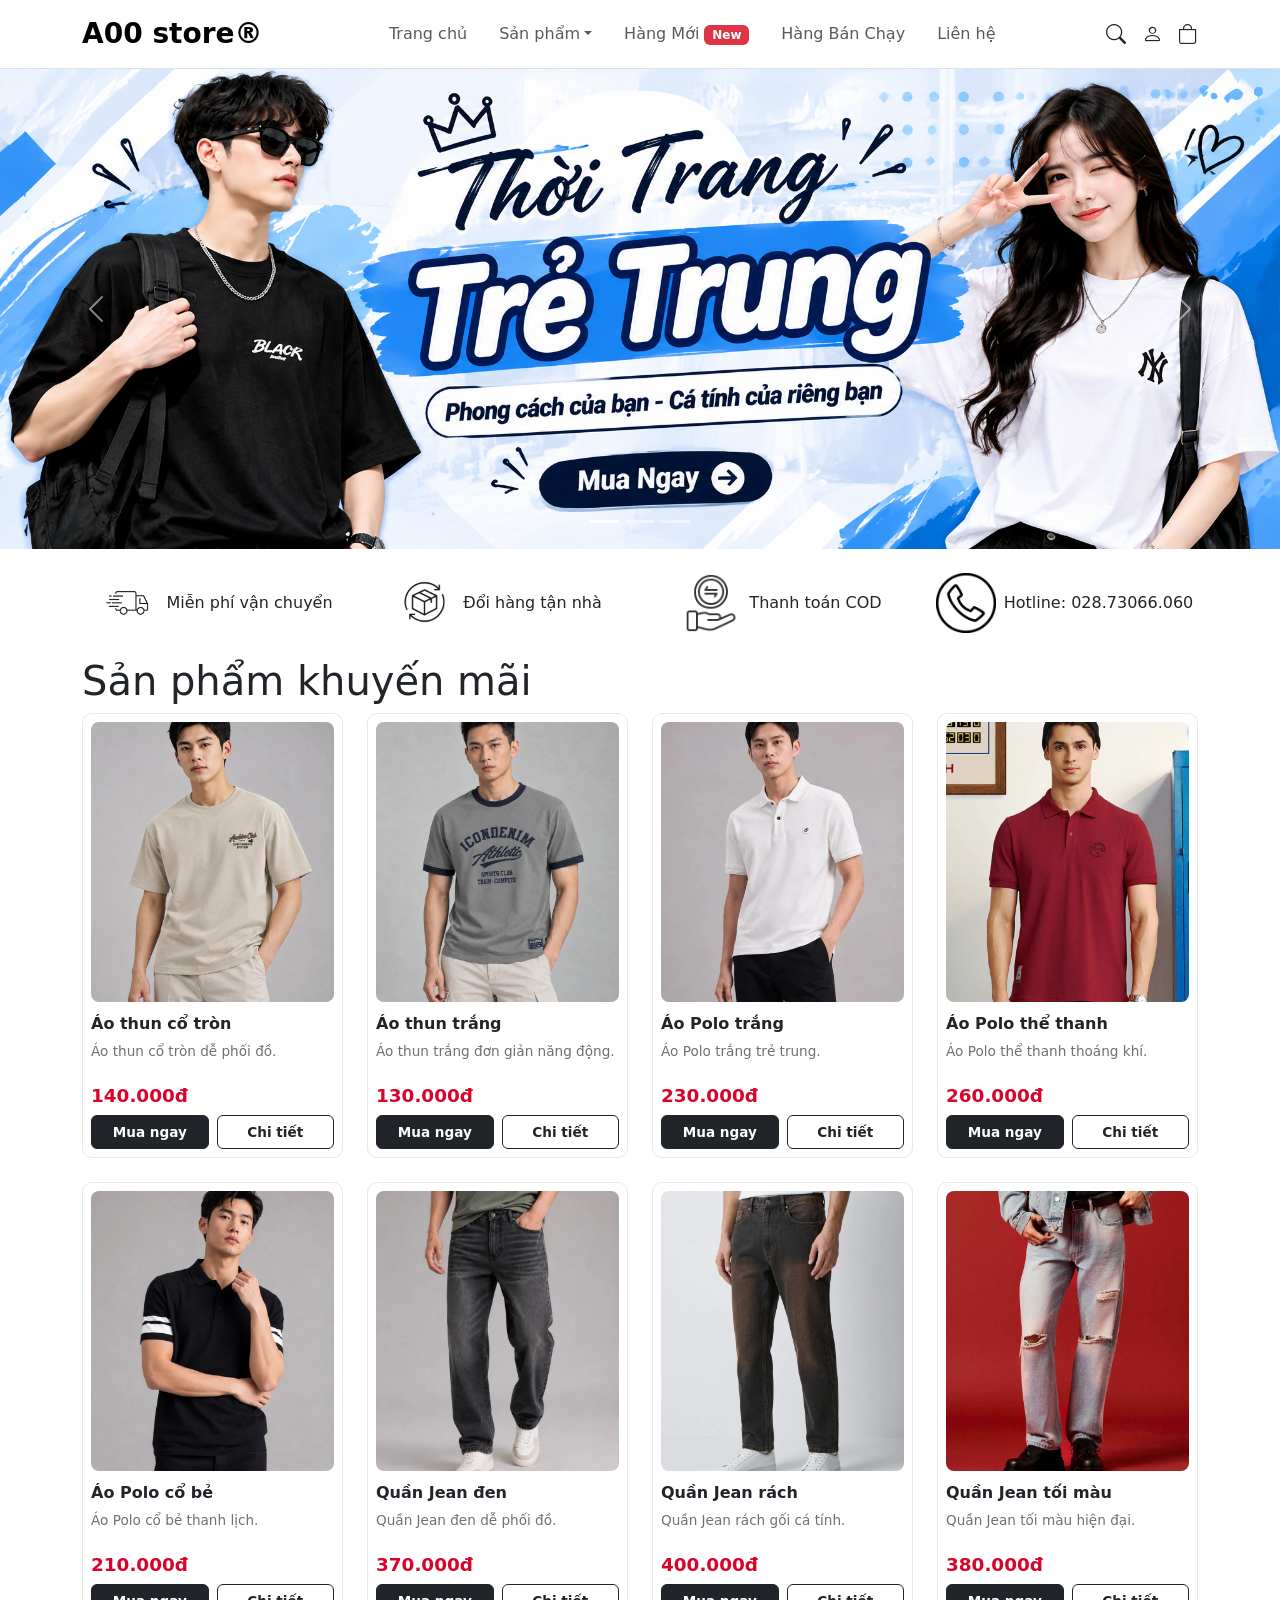
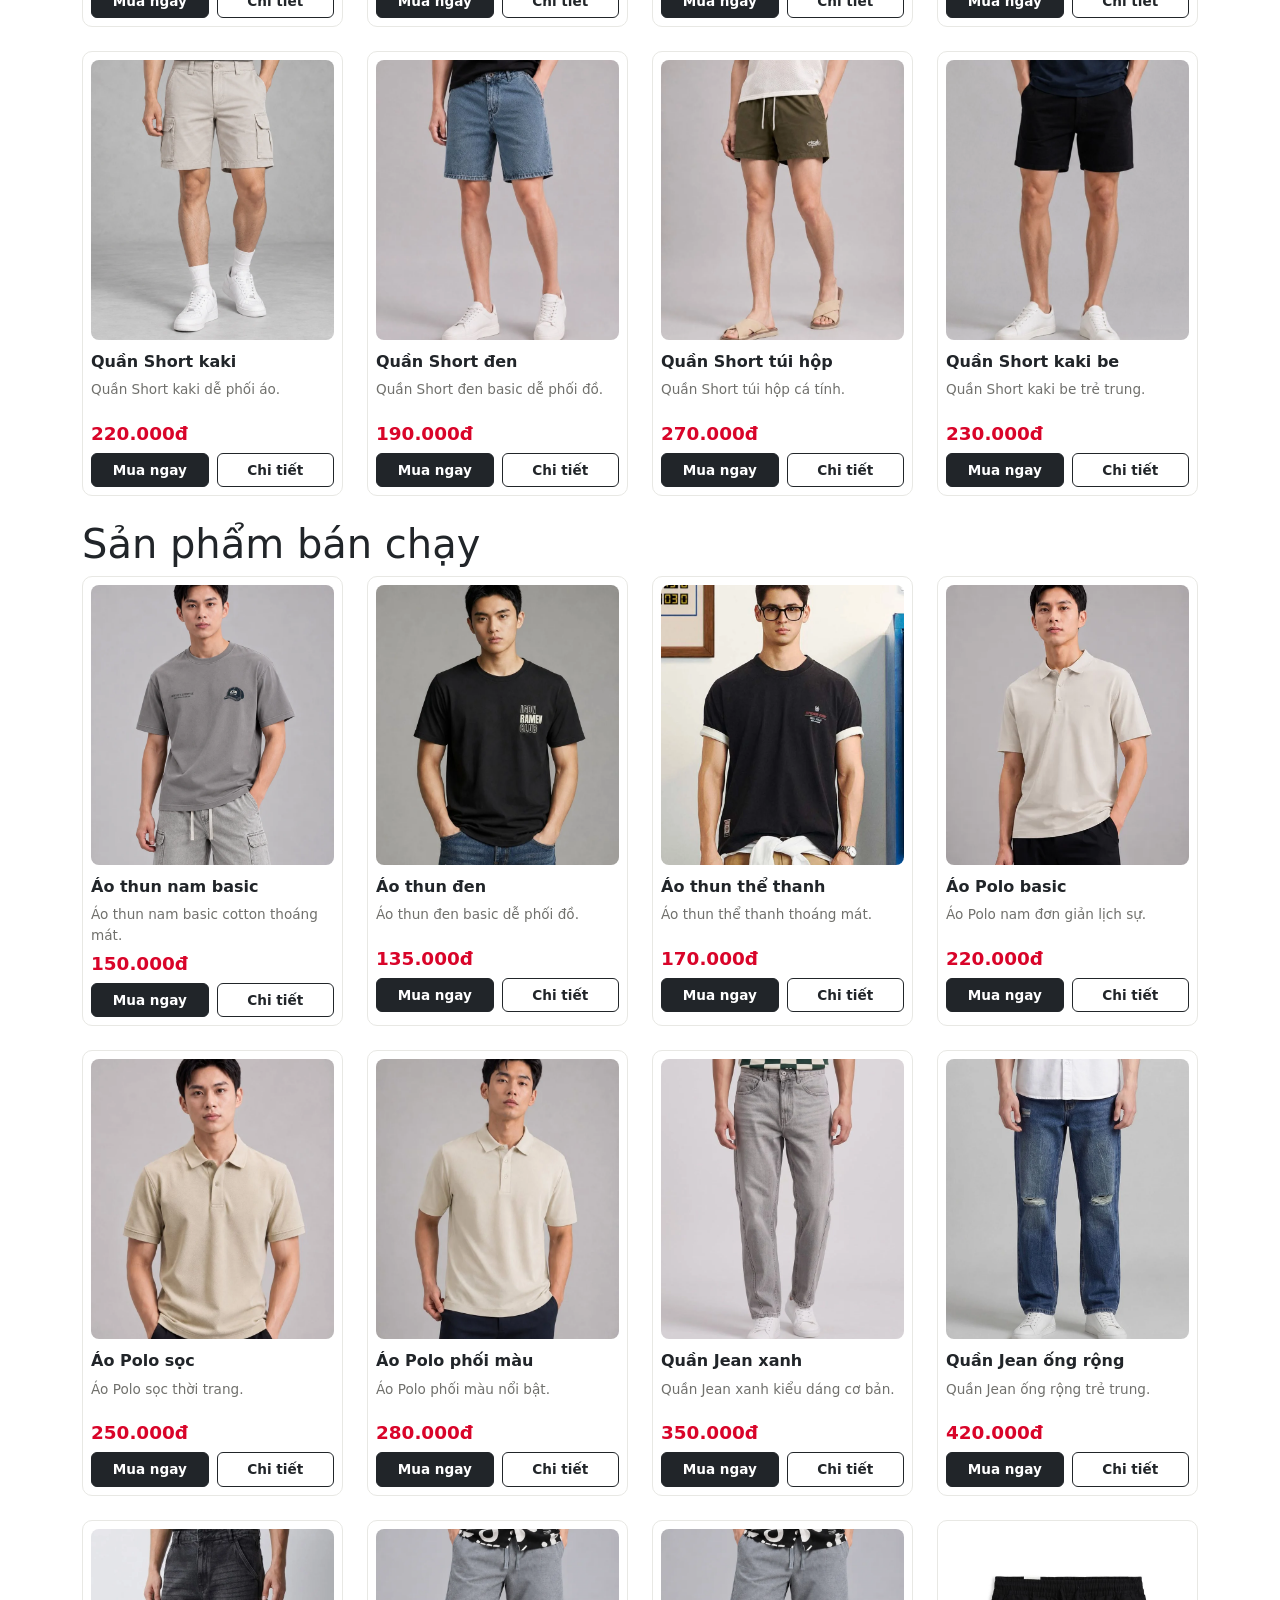
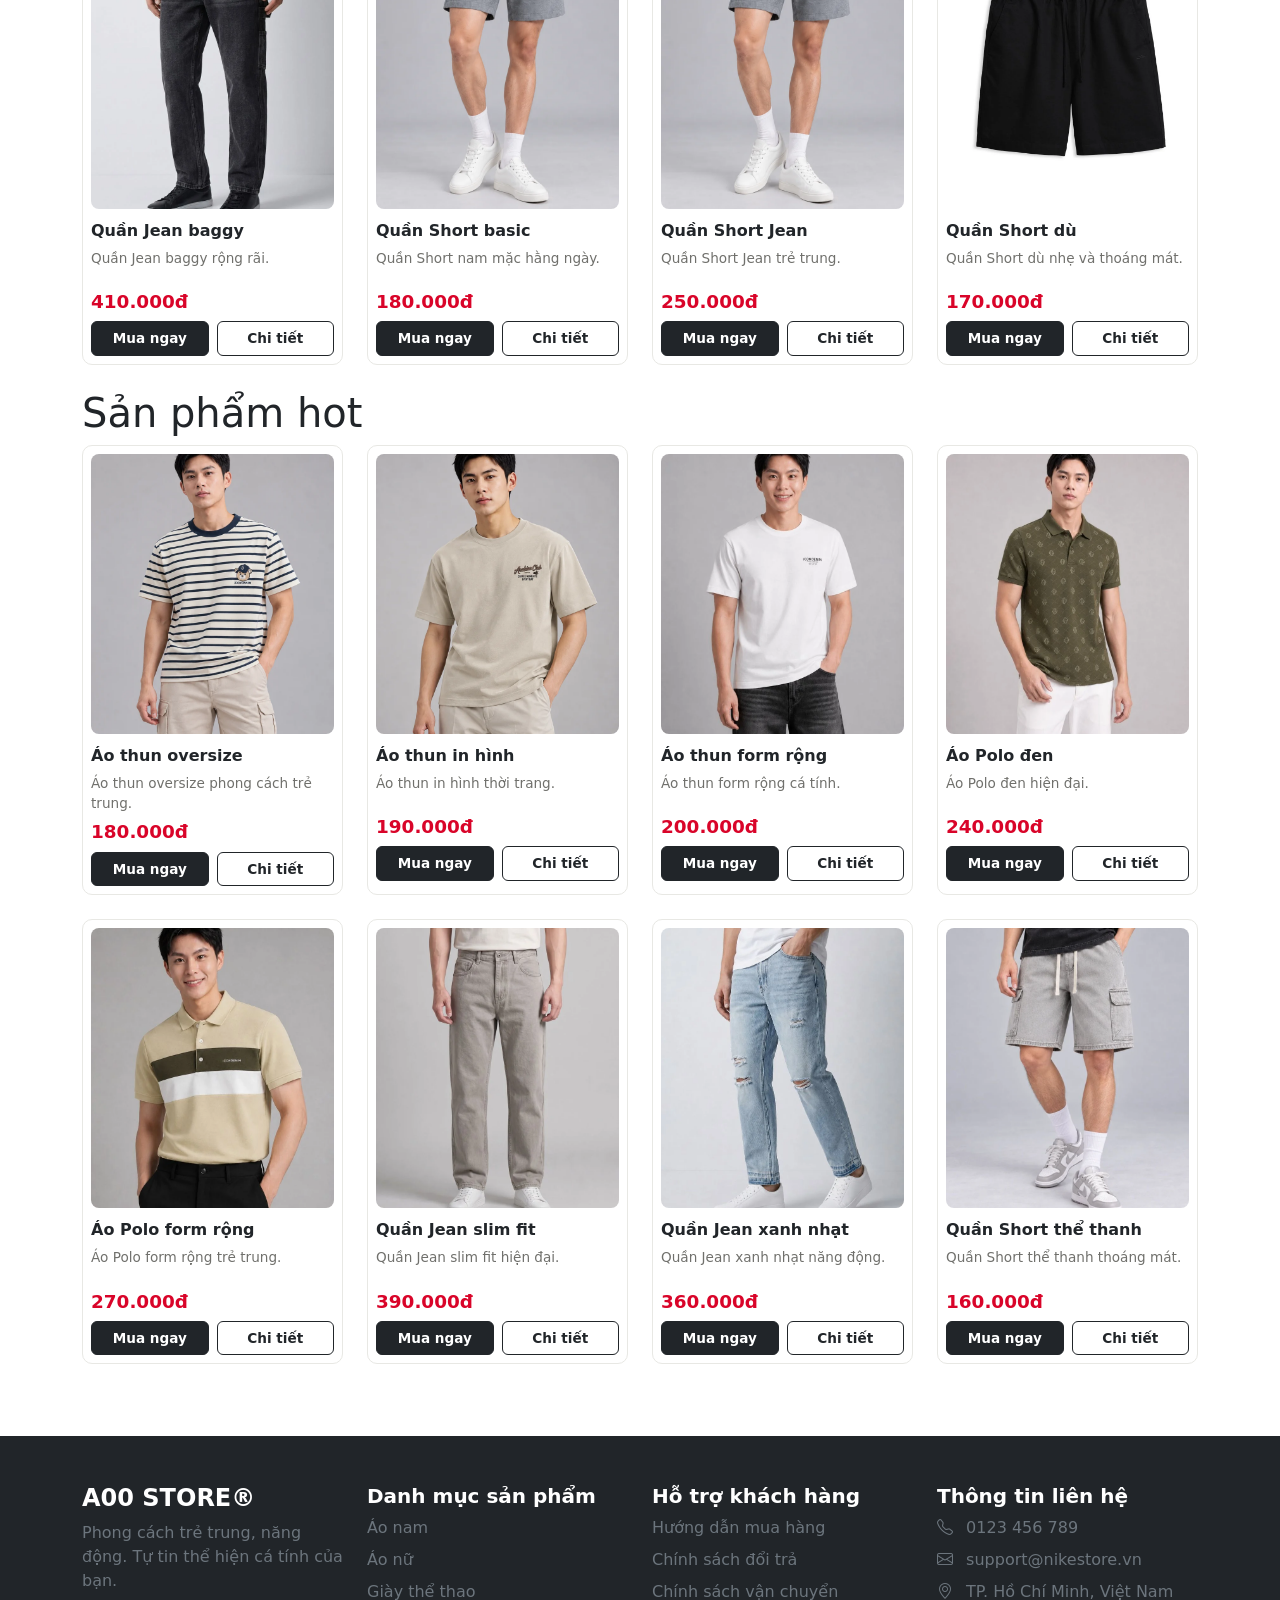
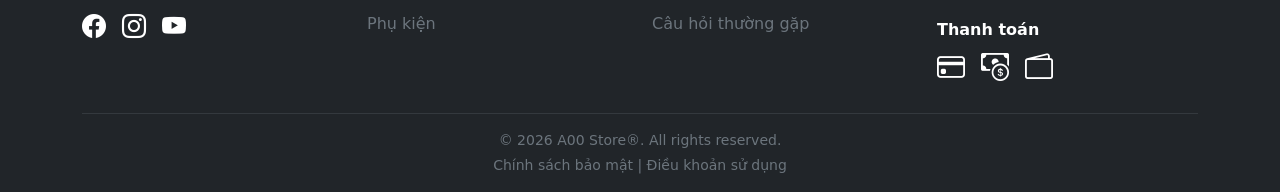
<file: index copy.html>
<!DOCTYPE html>
<html lang="en">

<head>
    <meta charset="UTF-8">
    <meta name="viewport" content="width=device-width, initial-scale=1.0">
    <link rel="stylesheet" href="css/main.css">
    <link href="https://cdn.jsdelivr.net/npm/bootstrap@5.3.8/dist/css/bootstrap.min.css" rel="stylesheet">
    <script src="https://cdn.jsdelivr.net/npm/bootstrap@5.3.8/dist/js/bootstrap.bundle.min.js"></script>
    <link href="https://cdn.jsdelivr.net/npm/bootstrap-icons@1.11.1/font/bootstrap-icons.css" rel="stylesheet">
    <title>Document</title>

</head>

<body>
    <!-- Khúc đầu -->
    <nav class="navbar navbar-expand-lg bg-white border-bottom sticky-top">
        <div class="container">
            <a class="navbar-brand fw-bold fs-3" href="index.html">A00 store®</a>

            <button class="navbar-toggler" type="button" data-bs-toggle="collapse" data-bs-target="#menu">
                <span class="navbar-toggler-icon"></span>
            </button>

            <div class="collapse navbar-collapse" id="menu">
                <ul class="navbar-nav mx-auto gap-lg-3">
                    <li class="nav-item"><a class="nav-link" href="index.html">Trang chủ</a></li>

                    <li class="nav-item dropdown">
                        <a class="nav-link dropdown-toggle" href="#" data-bs-toggle="dropdown">Sản phẩm</a>
                        <ul class="dropdown-menu">
                            <li><a class="dropdown-item" href="#">Tất cả sản phẩm</a></li>
                            <li><a class="dropdown-item" href="#">Áo thun</a></li>
                            <li><a class="dropdown-item" href="#">Quần Jean</a></li>
                        </ul>
                    </li>

                    <li class="nav-item">
                        <a class="nav-link" href="#">Hàng Mới <span class="badge bg-danger">New</span></a>
                    </li>

                    <li class="nav-item"><a class="nav-link" href="#">Hàng Bán Chạy</a></li>

                    <li class="nav-item"><a class="nav-link" href="#">Liên hệ</a></li>
                </ul>

                <div class="d-flex gap-3 fs-5">
                    <a href="#" class="text-dark"><i class="bi bi-search"></i></a>
                    <a href="#" class="text-dark"><i class="bi bi-person"></i></a>
                    <a href="cart.html" class="text-dark"><i class="bi bi-bag"></i></a>
                </div>
            </div>
        </div>
    </nav>

    <!-- banner chuyển -->

    <div id="demo" class="carousel slide" data-bs-ride="carousel">


        <div class="carousel-indicators">
            <button type="button" data-bs-target="#demo" data-bs-slide-to="0" class="active"></button>
            <button type="button" data-bs-target="#demo" data-bs-slide-to="1"></button>
            <button type="button" data-bs-target="#demo" data-bs-slide-to="2"></button>
        </div>


        <div class="carousel-inner">
            <div class="carousel-item active">
                <img src="img/bn1.png" alt="Los Angeles" class="d-block" style="width:100%">
            </div>
            <div class="carousel-item">
                <img src="img/bn2.jpg" alt="Chicago" class="d-block" style="width:100%">
            </div>
            <div class="carousel-item">
                <img src="img/bn3.png" alt="New York" class="d-block" style="width:100%">
            </div>
        </div>


        <button class="carousel-control-prev" type="button" data-bs-target="#demo" data-bs-slide="prev">
            <span class="carousel-control-prev-icon"></span>
        </button>
        <button class="carousel-control-next" type="button" data-bs-target="#demo" data-bs-slide="next">
            <span class="carousel-control-next-icon"></span>
        </button>
    </div>

    <!-- dưới banner chuyển -->

    <div class="container my-4">
        <div class="row justify-content-center align-items-center g-3">

            <div class="col-6 col-md-3">
                <div class="d-flex align-items-center justify-content-center gap-2">
                    <img src="img/mh.jpg" style="width: 60px; height: 60px;" alt="">
                    <span>Miễn phí vận chuyển</span>
                </div>
            </div>

            <div class="col-6 col-md-3">
                <div class="d-flex align-items-center justify-content-center gap-2">
                    <img src="img/dh.webp" style="width: 60px; height: 60px; " alt="">
                    <span>Đổi hàng tận nhà</span>
                </div>
            </div>

            <div class="col-6 col-md-3">
                <div class="d-flex align-items-center justify-content-center gap-2">
                    <img src="img/tt.png" style="width: 60px; height: 60px; " alt="">
                    <span>Thanh toán COD</span>
                </div>
            </div>

            <div class="col-6 col-md-3">
                <div class="d-flex align-items-center justify-content-center gap-2">
                    <img src="img/dt.png" style="width: 60px; height: 60px; " alt="">
                    <span>Hotline: 028.73066.060</span>
                </div>
            </div>

        </div>
    </div>

    <!-- đổ dữ liệu -->

    <div class="container">
        <div class="row">
            <h1>Sản phẩm khuyến mãi</h1>
        </div>
        <div class="row" id="sell">
        </div>
    </div>

    <div class="container">
        <div class="row">
            <h1>Sản phẩm bán chạy</h1>
        </div>
        <div class="row" id="best-selling">
        </div>
    </div>

    <div class="container">
        <div class="row">
            <h1>Sản phẩm hot</h1>
        </div>
        <div class="row" id="product-hot">
        </div>
    </div>

    <!-- JavaScript dữ liệu -->

    <script src="js/products.js"></script>
    <script>
        function renderList(special, elementId) {
            const list = products.filter(p => p.special == special);
            const box = document.getElementById(elementId);

            for (let i = 0; i < list.length; i++) {
                box.innerHTML +=
                    `<div class="col-6 col-md-3 mb-4">
                    <div class="product p-2">
                        <img src="img/${list[i].img}" alt="${list[i].name}">
                        <h3>${list[i].name}</h3>
                        <p>${list[i].describe}</p>
                        <h4>${list[i].price.toLocaleString("vi-VN")}đ</h4>
                        <button type="button" class="btn btn-dark">Mua ngay</button>
                        <button type="button" class="btn btn-outline-dark" onclick="detail(${list[i].id})">Chi tiết</button>
                    </div>
                </div>`;
            }
        }

        renderList("sell", "sell");
        renderList("best-selling", "best-selling");
        renderList("product-hot", "product-hot");

        function detail(i) {
            window.location.href = `detail.html?id=${i}`;
        }
    </script>

    <!-- kết trang-->

    <footer class="bg-dark text-white pt-5 pb-3 mt-5">
        <div class="container">
            <div class="row g-4">

                <div class="col-12 col-md-6 col-lg-3">
                    <h4 class="fw-bold text-uppercase">A00 Store®</h4>
                    <p class="text-secondary">
                        Phong cách trẻ trung, năng động.
                        Tự tin thể hiện cá tính của bạn.
                    </p>

                    <div class="d-flex gap-3 fs-4">
                        <a href="#" class="text-white">
                            <i class="bi bi-facebook"></i>
                        </a>
                        <a href="#" class="text-white">
                            <i class="bi bi-instagram"></i>
                        </a>
                        <a href="#" class="text-white">
                            <i class="bi bi-youtube"></i>
                        </a>
                    </div>
                </div>

                <div class="col-6 col-md-6 col-lg-3">
                    <h5 class="fw-bold">Danh mục sản phẩm</h5>
                    <ul class="list-unstyled">
                        <li class="mb-2">
                            <a href="#" class="text-secondary text-decoration-none">
                                Áo nam
                            </a>
                        </li>
                        <li class="mb-2">
                            <a href="#" class="text-secondary text-decoration-none">
                                Áo nữ
                            </a>
                        </li>
                        <li class="mb-2">
                            <a href="#" class="text-secondary text-decoration-none">
                                Giày thể thao
                            </a>
                        </li>
                        <li class="mb-2">
                            <a href="#" class="text-secondary text-decoration-none">
                                Phụ kiện
                            </a>
                        </li>
                    </ul>
                </div>

                <div class="col-6 col-md-6 col-lg-3">
                    <h5 class="fw-bold">Hỗ trợ khách hàng</h5>
                    <ul class="list-unstyled">
                        <li class="mb-2">
                            <a href="#" class="text-secondary text-decoration-none">
                                Hướng dẫn mua hàng
                            </a>
                        </li>
                        <li class="mb-2">
                            <a href="#" class="text-secondary text-decoration-none">
                                Chính sách đổi trả
                            </a>
                        </li>
                        <li class="mb-2">
                            <a href="#" class="text-secondary text-decoration-none">
                                Chính sách vận chuyển
                            </a>
                        </li>
                        <li class="mb-2">
                            <a href="#" class="text-secondary text-decoration-none">
                                Câu hỏi thường gặp
                            </a>
                        </li>
                    </ul>
                </div>


                <div class="col-12 col-md-6 col-lg-3">
                    <h5 class="fw-bold">Thông tin liên hệ</h5>
                    <p class="text-secondary mb-2">
                        <i class="bi bi-telephone me-2"></i>
                        0123 456 789
                    </p>
                    <p class="text-secondary mb-2">
                        <i class="bi bi-envelope me-2"></i>
                        support@nikestore.vn
                    </p>
                    <p class="text-secondary mb-2">
                        <i class="bi bi-geo-alt me-2"></i>
                        TP. Hồ Chí Minh, Việt Nam
                    </p>

                    <h6 class="fw-bold mt-3">Thanh toán</h6>
                    <div class="d-flex gap-3 fs-3">
                        <i class="bi bi-credit-card"></i>
                        <i class="bi bi-cash-coin"></i>
                        <i class="bi bi-wallet2"></i>
                    </div>
                </div>

            </div>


            <hr class="border-secondary mt-4">

            <div class="text-center text-secondary small">
                <p class="mb-1">
                    © 2026 A00 Store®. All rights reserved.
                </p>
                <p class="mb-0">
                    Chính sách bảo mật | Điều khoản sử dụng
                </p>
            </div>
        </div>
    </footer>


</body>

</html>
</file>
<file: css/main.css>
.nav-link {
    font-weight: 600;
    color: #000;
}
.nav-link:hover {
    color: #d90429;
}
.text-outlet {
    color: #d90429 !important;
}

/* JavaScript Dữ liệu */

.product {
    display: grid;
    grid-template-columns: 1fr 1fr;
    gap: 8px;
    align-content: start;
    height: 100%;
    background: #fff;
    border: 1px solid #e8e8e4;
    border-radius: 10px;
    transition: transform 0.2s, box-shadow 0.2s;
}
.product:hover {
    transform: translateY(-4px);
    box-shadow: 0 8px 20px rgba(0, 0, 0, 0.12);
}

/* ảnh, tên, mô tả, giá chiếm trọn hàng; 2 nút nằm cạnh nhau */
.product img,
.product h3,
.product p,
.product h4 {
    grid-column: 1 / -1;
}

.product img {
    width: 100%;
    height: 280px;
    object-fit: cover;
    border-radius: 8px;
}
.product h3 {
    font-size: 1rem;
    font-weight: 700;
    margin: 4px 0 0;
    white-space: nowrap;
    overflow: hidden;
    text-overflow: ellipsis;
}
.product p {
    font-size: 0.85rem;
    color: #70706c;
    margin: 0;
    min-height: 2.6em;
    display: -webkit-box;
    -webkit-line-clamp: 2;
    -webkit-box-orient: vertical;
    overflow: hidden;
}
.product h4 {
    font-size: 1.15rem;
    font-weight: 700;
    color: #d90429;
    margin: 0;
}
.product .btn {
    grid-column: span 1;
    width: 100%;
    font-size: 0.85rem;
    font-weight: 600;
}

/* Giỏ Hàng */
.table th,td{
    padding: 8px;
    vertical-align: middle;
}
#cart{
    display: none;
}
</file>
